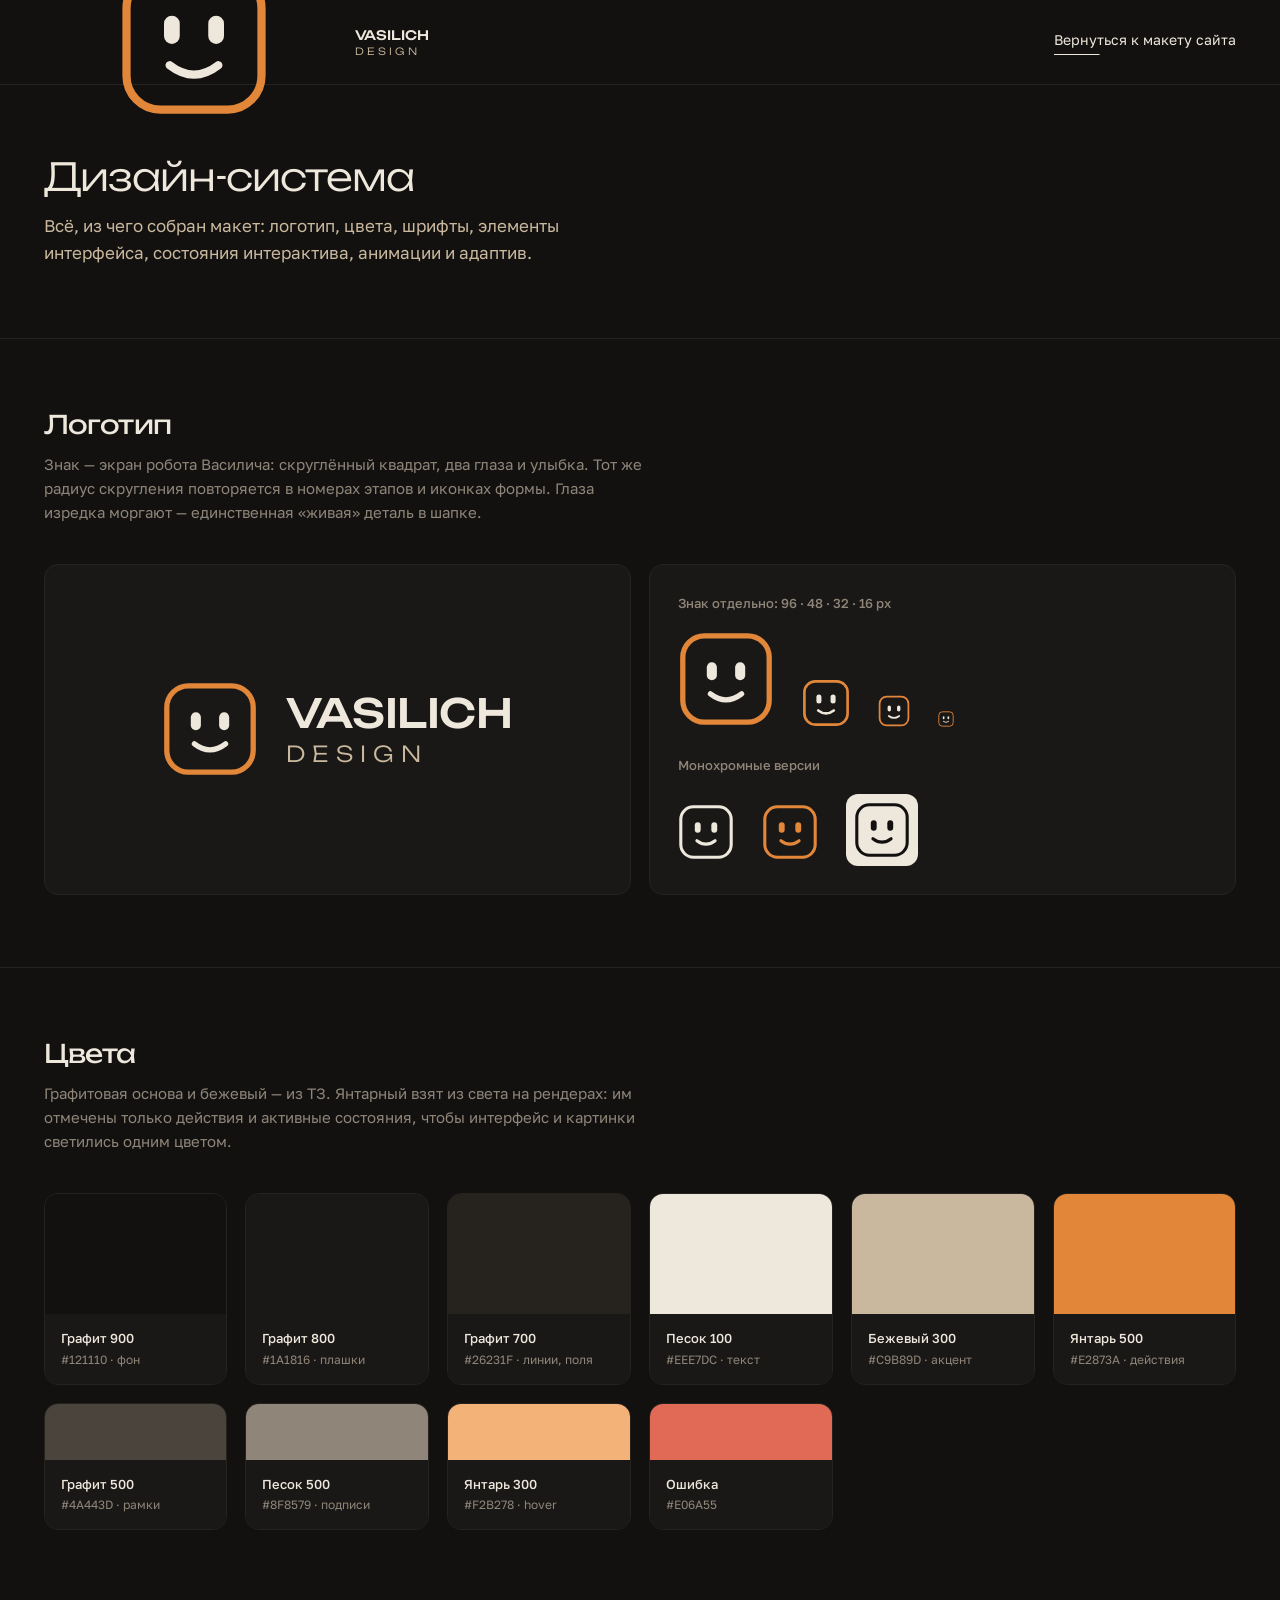
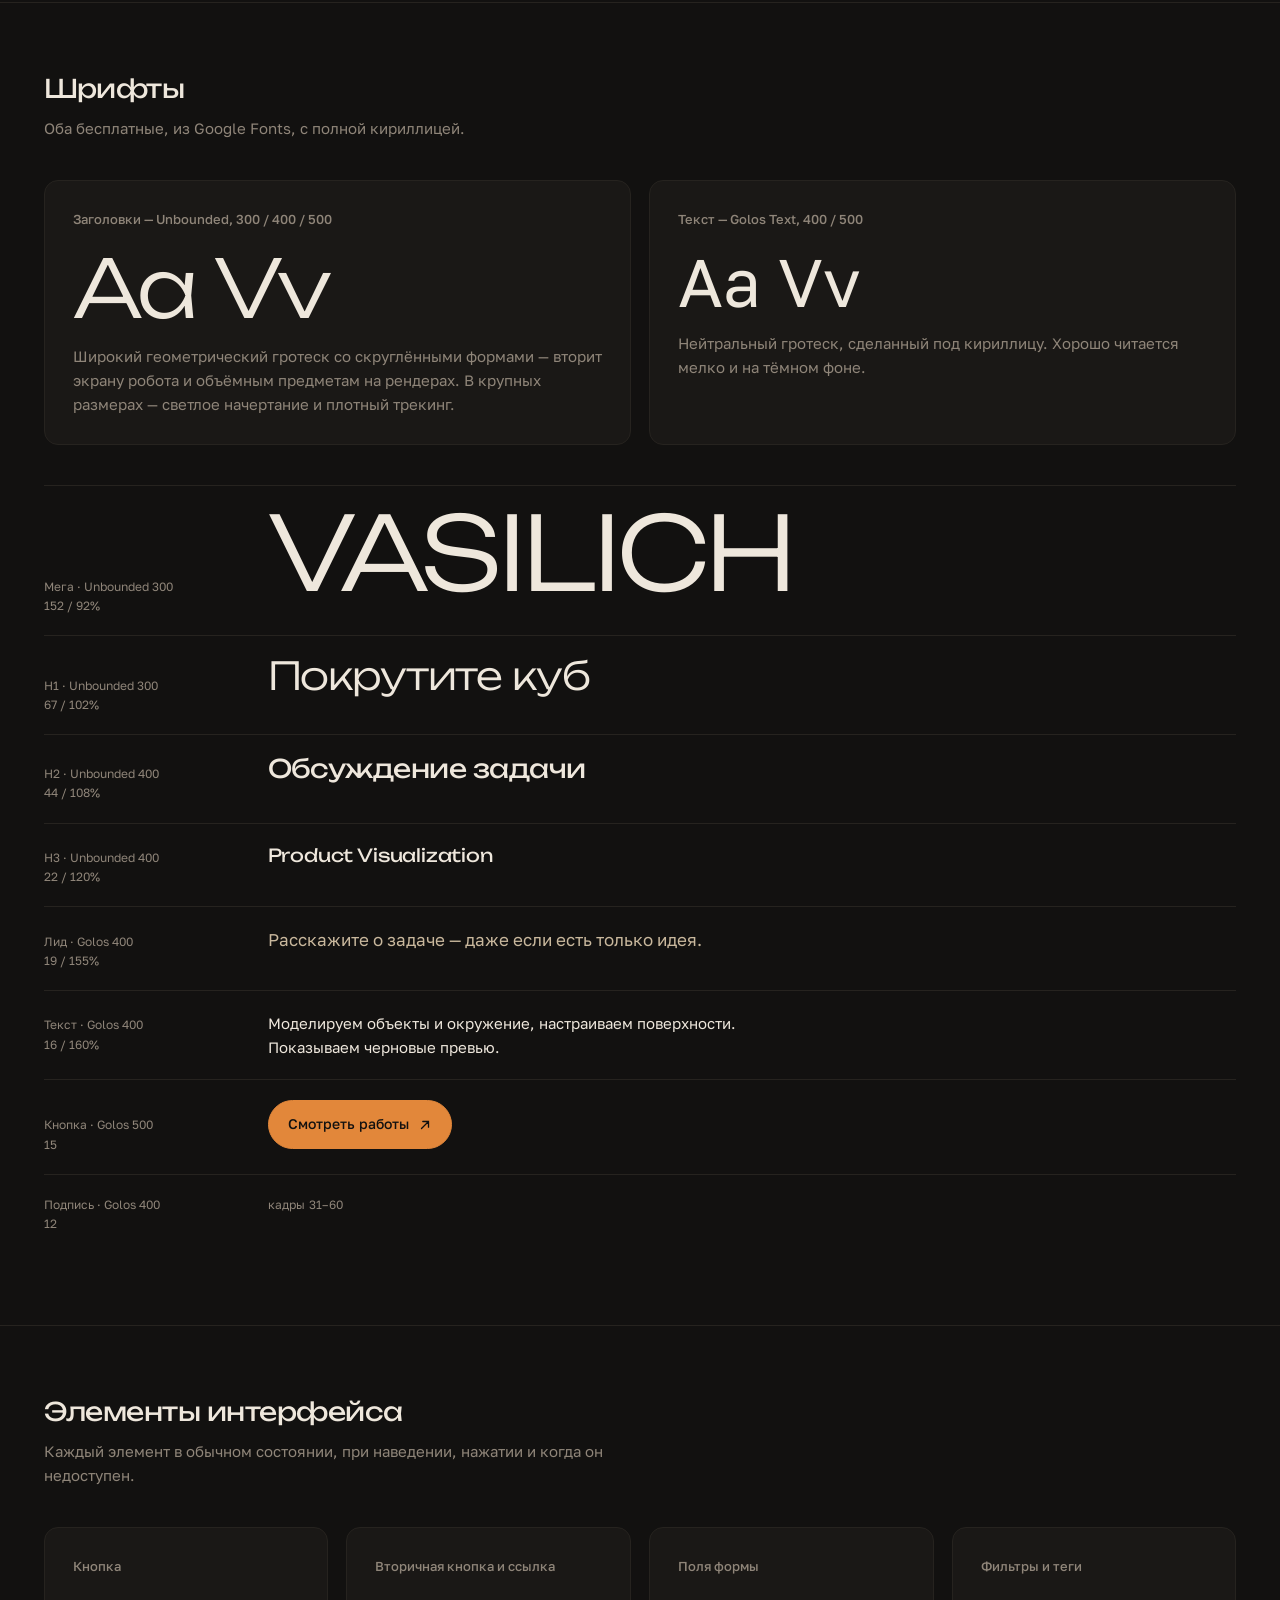
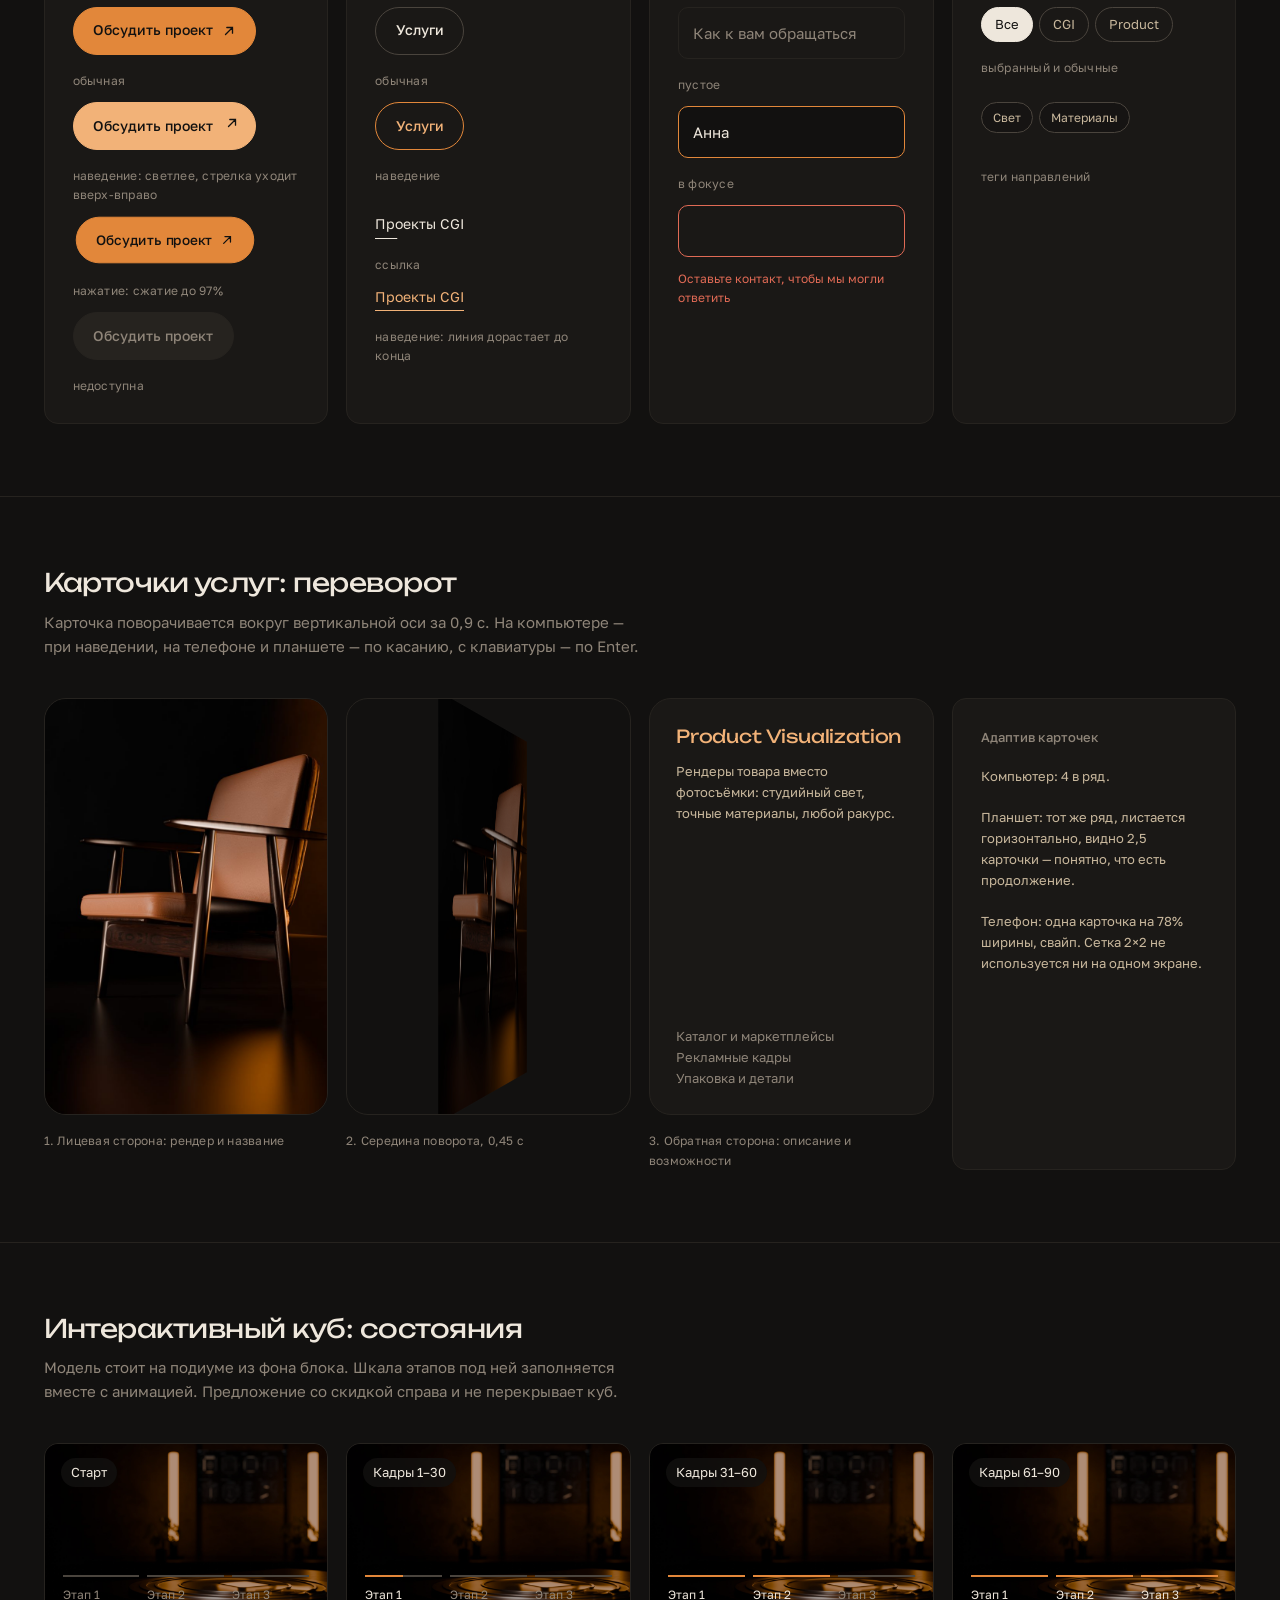
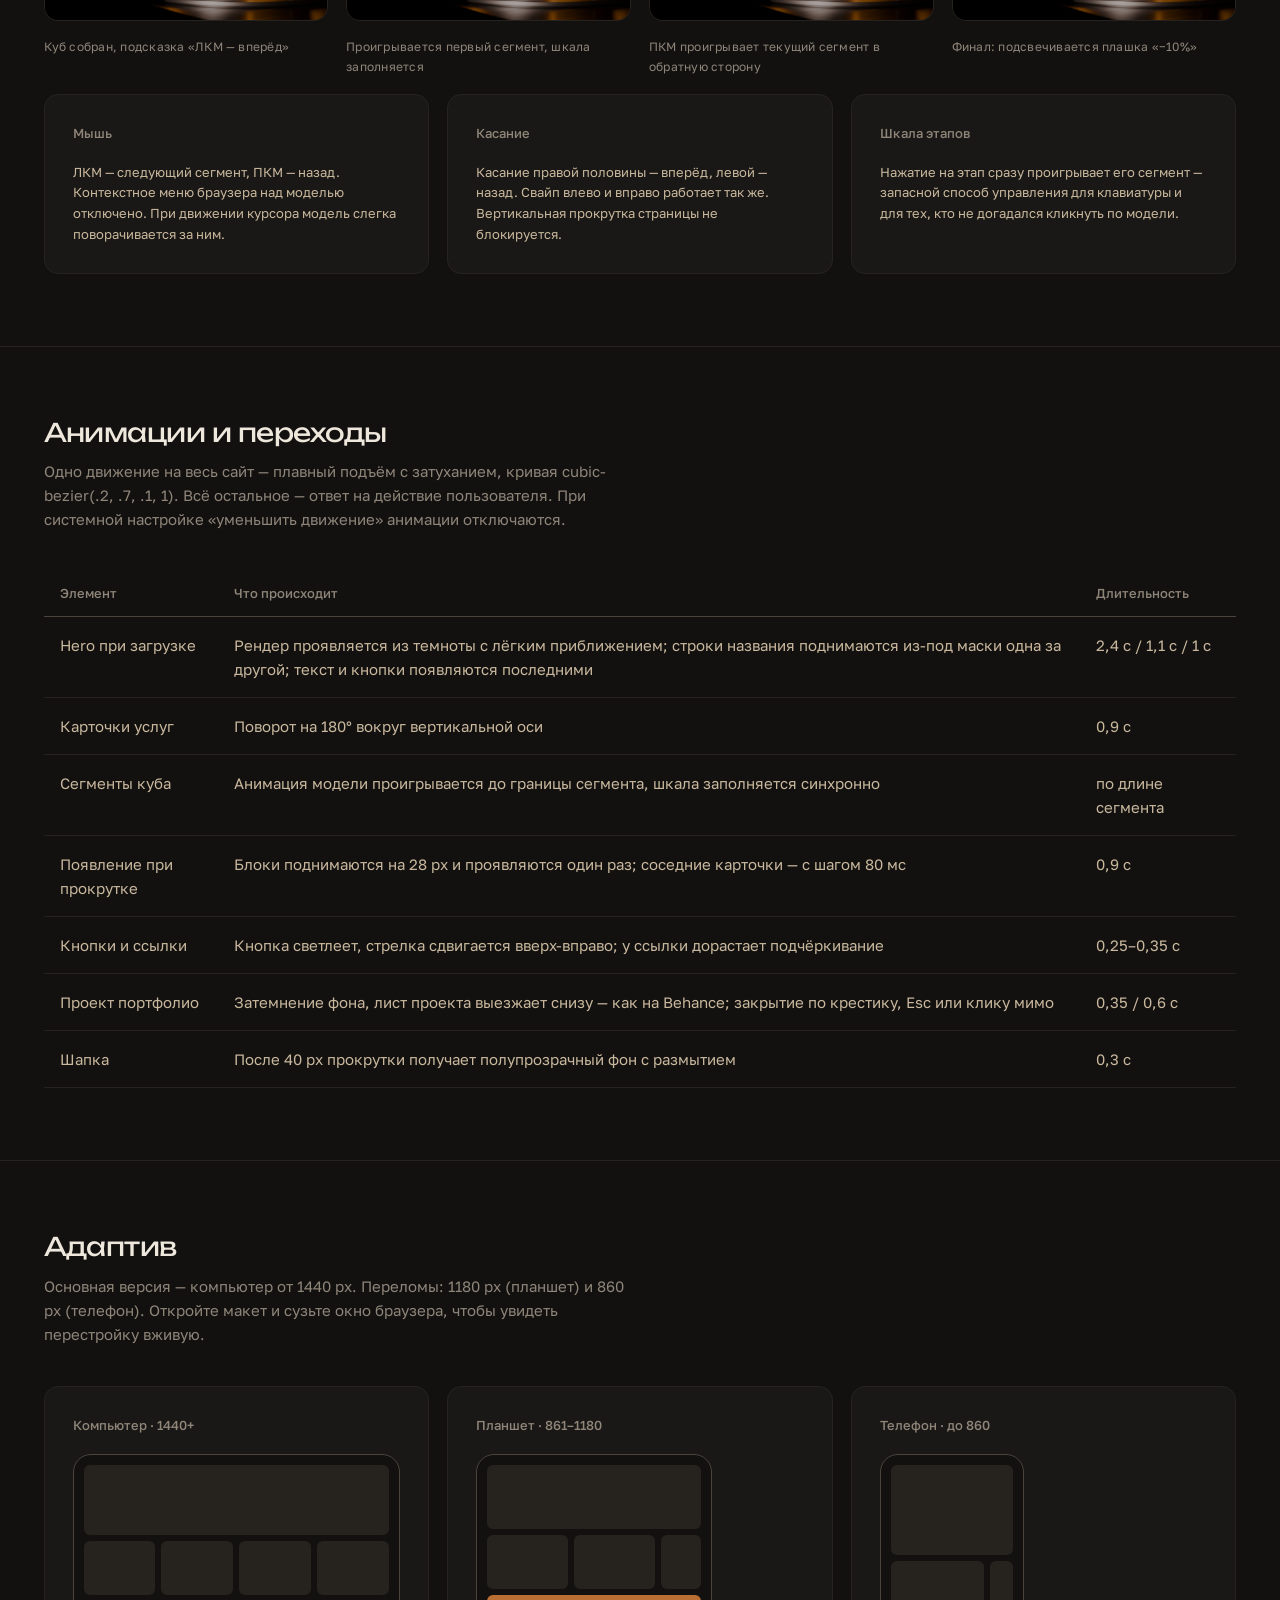
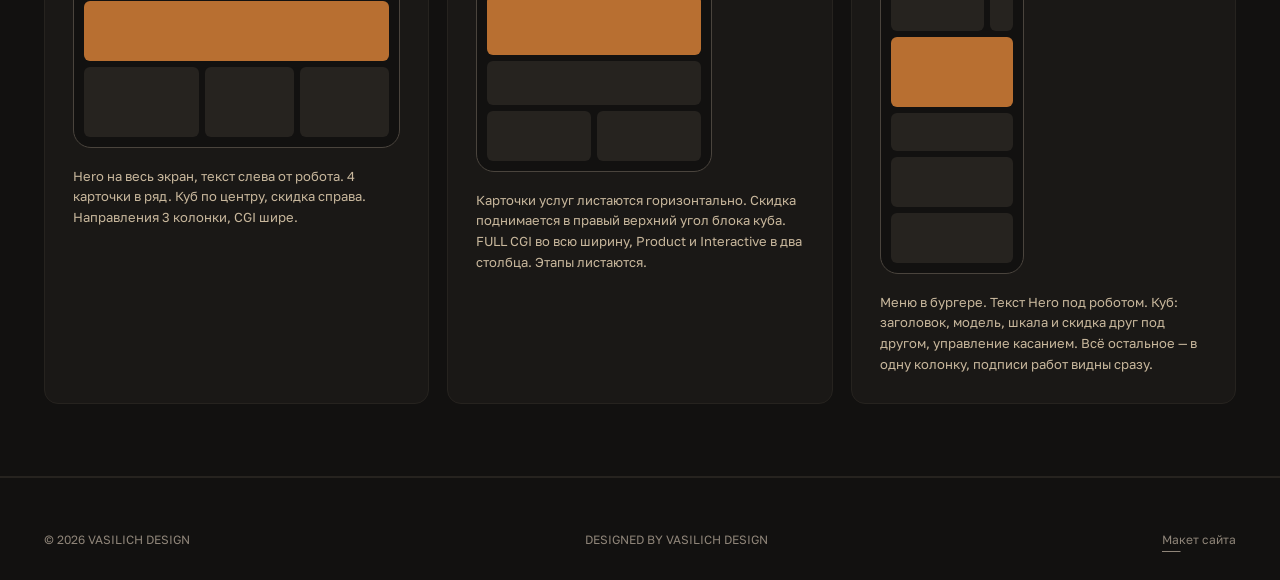
<file: site/spec.html>
<!DOCTYPE html>
<html lang="ru">
<head>
<meta charset="utf-8">
<meta name="viewport" content="width=device-width, initial-scale=1">
<title>VASILICH DESIGN — дизайн-система макета</title>
<link rel="icon" href="favicon.ico" sizes="48x48">
<link rel="icon" href="favicon.svg" type="image/svg+xml">
<link rel="apple-touch-icon" href="apple-touch-icon.png">
<link rel="preconnect" href="https://fonts.googleapis.com">
<link rel="preconnect" href="https://fonts.gstatic.com" crossorigin>
<link href="https://fonts.googleapis.com/css2?family=Golos+Text:wght@400;500&family=Unbounded:wght@300;400;500&display=swap" rel="stylesheet">
<link rel="stylesheet" href="styles.css">
<style>
.sp-top{border-bottom:1px solid var(--graphite-700)}
.sp-top .wrap{display:flex;justify-content:space-between;align-items:center;height:84px}
.sp{padding:72px 0;border-bottom:1px solid var(--graphite-700)}
.sp > .wrap > .h2{margin-bottom:12px}
.sp > .wrap > .muted{max-width:40em;margin-bottom:40px}
.g{display:grid;gap:18px}
.g2{grid-template-columns:repeat(2,1fr)}.g3{grid-template-columns:repeat(3,1fr)}.g4{grid-template-columns:repeat(4,1fr)}.g6{grid-template-columns:repeat(6,1fr)}
.box{border:1px solid var(--graphite-700);border-radius:var(--r-m);padding:28px;background:var(--graphite-800)}
.box h4{font-weight:500;font-size:var(--t-small);color:var(--sand-500);margin-bottom:18px}
.sw{border-radius:var(--r-m);overflow:hidden;border:1px solid var(--graphite-700)}
.sw i{display:block;height:120px}
.sw div{padding:14px 16px;font-size:var(--t-small);background:var(--graphite-800)}
.sw b{display:block;font-weight:500}
.sw code,.ts code{font-family:inherit}
.sw code{color:var(--sand-500);font-size:var(--t-micro)}
.logo-big{display:grid;place-items:center;min-height:300px}
.logo-big .logo svg{width:96px;height:96px}
.logo-big .logo{gap:28px}
.logo-big .logo b{font-size:40px}
.logo-big .logo b span{font-size:22px;margin-top:10px}
.marks{display:flex;align-items:flex-end;gap:28px}
.marks svg{flex:none}
.ts{display:grid;grid-template-columns:200px 1fr;gap:24px;align-items:baseline;padding:20px 0;border-top:1px solid var(--graphite-700)}
.ts code{font-size:var(--t-micro);color:var(--sand-500)}
.font-card .big{font-family:var(--f-display);font-weight:300;font-size:5rem;line-height:1;letter-spacing:-.04em}
.font-card .big2{font-size:4.2rem;line-height:1}
.state{display:flex;flex-direction:column;gap:12px;align-items:flex-start}
.state .caption{margin-top:4px}
.mini-card{aspect-ratio:3/4.4;border-radius:var(--r-l);overflow:hidden;position:relative;border:1px solid var(--graphite-700)}
.mini-card img{width:100%;height:100%;object-fit:cover}
.mini-card.mid img{transform:perspective(900px) rotateY(70deg) scale(.9);filter:brightness(.6)}
.cube-st{position:relative;border-radius:var(--r-m);overflow:hidden;aspect-ratio:16/10;border:1px solid var(--graphite-700)}
.cube-st img{width:100%;height:100%;object-fit:cover;filter:brightness(.7)}
.cube-st .seg{position:absolute;left:18px;right:18px;bottom:16px;gap:8px}
.cube-st .seg span{flex:1;border-top:2px solid var(--graphite-500);font-size:var(--t-micro);padding-top:8px;color:var(--sand-500)}
.cube-st .seg span.on{border-color:var(--amber-500);color:var(--sand-100)}
.cube-st .seg span.half{border-image:linear-gradient(90deg,var(--amber-500) 50%,var(--graphite-500) 50%) 1}
.cube-st .lbl{position:absolute;top:14px;left:16px;font-size:var(--t-small);background:rgba(18,17,16,.8);padding:4px 10px;border-radius:99px}
.mt{width:100%;border-collapse:collapse;font-size:.9375rem}
.mt th{text-align:left;font-weight:500;color:var(--sand-500);font-size:var(--t-small);padding:12px 16px 12px 0;border-bottom:1px solid var(--graphite-500)}
.mt td{padding:16px 16px 16px 0;border-bottom:1px solid var(--graphite-700);vertical-align:top;color:var(--sand-300)}
.mt td:first-child{color:var(--sand-100)}
.demo{width:72px;height:44px;border-radius:10px;background:var(--graphite-700);position:relative;overflow:hidden}
.demo i{position:absolute;inset:8px;border-radius:6px;background:var(--amber-500)}
.d-rise i{animation:dRise 2.4s var(--ease) infinite}
.d-flip i{animation:dFlip 2.4s var(--ease) infinite}
.d-fade i{animation:dFade 2.4s var(--ease) infinite}
.d-hover i{animation:dHover 2.4s var(--ease) infinite}
@keyframes dRise{0%,20%{transform:translateY(110%)}60%,100%{transform:none}}
@keyframes dFlip{0%,20%{transform:perspective(200px) rotateY(0)}60%,100%{transform:perspective(200px) rotateY(180deg);background:var(--sand-300)}}
@keyframes dFade{0%,20%{opacity:0;transform:translateY(10px)}60%,100%{opacity:1;transform:none}}
@keyframes dHover{0%,30%{transform:none}50%,80%{transform:translate(3px,-3px);background:var(--amber-300)}}
.dev{display:flex;gap:28px;align-items:flex-end;flex-wrap:wrap}
.frame{border:1.5px solid var(--graphite-500);border-radius:18px;padding:10px;background:var(--graphite-900)}
.frame .scr{display:flex;flex-direction:column;gap:6px}
.frame .scr i{display:block;border-radius:6px;background:var(--graphite-700)}
.frame .scr i.a{background:var(--amber-500);opacity:.8}
.frame .scr .row{display:flex;gap:6px}
.frame .scr .row i{flex:1}
@media (max-width:900px){.g2,.g3,.g4{grid-template-columns:1fr}.g6{grid-template-columns:repeat(2,1fr)}.ts{grid-template-columns:1fr;gap:6px}}
</style>
</head>
<body>
<svg width="0" height="0" style="position:absolute" aria-hidden="true">
  <symbol id="i-arrow" viewBox="0 0 16 16"><path d="M4 12 12 4M5.5 4H12v6.5" fill="none" stroke="currentColor" stroke-width="1.5" stroke-linecap="round"/></symbol>
  <symbol id="logo" viewBox="0 0 40 40"><rect x="2" y="2" width="36" height="36" rx="9" fill="none" stroke="#E2873A" stroke-width="2.2"/><rect class="eye" x="12" y="13" width="4.2" height="7.5" rx="2.1" fill="#EEE7DC"/><rect class="eye" x="23.8" y="13" width="4.2" height="7.5" rx="2.1" fill="#EEE7DC"/><path d="M13.5 26.2q6.5 5 13 0" fill="none" stroke="#EEE7DC" stroke-width="2.2" stroke-linecap="round"/></symbol>
  <symbol id="logo-mono" viewBox="0 0 40 40"><rect x="2" y="2" width="36" height="36" rx="9" fill="none" stroke="currentColor" stroke-width="2.2"/><rect x="12" y="13" width="4.2" height="7.5" rx="2.1" fill="currentColor"/><rect x="23.8" y="13" width="4.2" height="7.5" rx="2.1" fill="currentColor"/><path d="M13.5 26.2q6.5 5 13 0" fill="none" stroke="currentColor" stroke-width="2.2" stroke-linecap="round"/></symbol>
</svg>

<header class="sp-top"><div class="wrap"><a href="index.html" class="logo"><svg><use href="#logo"/></svg><b>VASILICH<span>DESIGN</span></b></a><a href="index.html" class="link">Вернуться к макету сайта</a></div></header>

<section class="sp"><div class="wrap">
  <h1 class="h1" style="margin-bottom:16px">Дизайн-система</h1>
  <p class="lead">Всё, из чего собран макет: логотип, цвета, шрифты, элементы интерфейса, состояния интерактива, анимации и адаптив.</p>
</div></section>

<section class="sp"><div class="wrap">
  <h2 class="h2">Логотип</h2>
  <p class="muted">Знак — экран робота Василича: скруглённый квадрат, два глаза и улыбка. Тот же радиус скругления повторяется в номерах этапов и иконках формы. Глаза изредка моргают — единственная «живая» деталь в шапке.</p>
  <div class="g g2">
    <div class="box logo-big"><span class="logo"><svg><use href="#logo"/></svg><b>VASILICH<span>DESIGN</span></b></span></div>
    <div class="box" style="display:flex;flex-direction:column;justify-content:space-between;gap:28px">
      <div><h4>Знак отдельно: 96 · 48 · 32 · 16 px</h4><div class="marks"><svg width="96" height="96"><use href="#logo"/></svg><svg width="48" height="48"><use href="#logo"/></svg><svg width="32" height="32"><use href="#logo"/></svg><svg width="16" height="16"><use href="#logo"/></svg></div></div>
      <div><h4>Монохромные версии</h4><div class="marks"><span style="color:var(--sand-100)"><svg width="56" height="56"><use href="#logo-mono"/></svg></span><span style="color:var(--amber-500)"><svg width="56" height="56"><use href="#logo-mono"/></svg></span><span style="background:var(--sand-100);color:var(--graphite-900);border-radius:12px;padding:8px;display:inline-flex"><svg width="56" height="56"><use href="#logo-mono"/></svg></span></div></div>
    </div>
  </div>
</div></section>

<section class="sp"><div class="wrap">
  <h2 class="h2">Цвета</h2>
  <p class="muted">Графитовая основа и бежевый — из ТЗ. Янтарный взят из света на рендерах: им отмечены только действия и активные состояния, чтобы интерфейс и картинки светились одним цветом.</p>
  <div class="g g6">
    <div class="sw"><i style="background:#121110"></i><div><b>Графит 900</b><code>#121110 · фон</code></div></div>
    <div class="sw"><i style="background:#1A1816"></i><div><b>Графит 800</b><code>#1A1816 · плашки</code></div></div>
    <div class="sw"><i style="background:#26231F"></i><div><b>Графит 700</b><code>#26231F · линии, поля</code></div></div>
    <div class="sw"><i style="background:#EEE7DC"></i><div><b>Песок 100</b><code>#EEE7DC · текст</code></div></div>
    <div class="sw"><i style="background:#C9B89D"></i><div><b>Бежевый 300</b><code>#C9B89D · акцент</code></div></div>
    <div class="sw"><i style="background:#E2873A"></i><div><b>Янтарь 500</b><code>#E2873A · действия</code></div></div>
  </div>
  <div class="g g6" style="margin-top:18px">
    <div class="sw"><i style="background:#4A443D;height:56px"></i><div><b>Графит 500</b><code>#4A443D · рамки</code></div></div>
    <div class="sw"><i style="background:#8F8579;height:56px"></i><div><b>Песок 500</b><code>#8F8579 · подписи</code></div></div>
    <div class="sw"><i style="background:#F2B278;height:56px"></i><div><b>Янтарь 300</b><code>#F2B278 · hover</code></div></div>
    <div class="sw"><i style="background:#E06A55;height:56px"></i><div><b>Ошибка</b><code>#E06A55</code></div></div>
  </div>
</div></section>

<section class="sp"><div class="wrap">
  <h2 class="h2">Шрифты</h2>
  <p class="muted">Оба бесплатные, из Google Fonts, с полной кириллицей.</p>
  <div class="g g2" style="margin-bottom:40px">
    <div class="box font-card"><h4>Заголовки — Unbounded, 300 / 400 / 500</h4><div class="big">Аа Vv</div><p class="muted" style="margin-top:16px">Широкий геометрический гротеск со скруглёнными формами — вторит экрану робота и объёмным предметам на рендерах. В крупных размерах — светлое начертание и плотный трекинг.</p></div>
    <div class="box font-card"><h4>Текст — Golos Text, 400 / 500</h4><div class="big2" style="font-family:var(--f-text)">Аа Vv</div><p class="muted" style="margin-top:16px">Нейтральный гротеск, сделанный под кириллицу. Хорошо читается мелко и на тёмном фоне.</p></div>
  </div>
  <div class="ts"><code>Мега · Unbounded 300<br>152 / 92%</code><div class="display" style="font-size:clamp(3rem,8vw,7rem)">VASILICH</div></div>
  <div class="ts"><code>H1 · Unbounded 300<br>67 / 102%</code><div class="h1">Покрутите куб</div></div>
  <div class="ts"><code>H2 · Unbounded 400<br>44 / 108%</code><div class="h2">Обсуждение задачи</div></div>
  <div class="ts"><code>H3 · Unbounded 400<br>22 / 120%</code><div class="h3">Product Visualization</div></div>
  <div class="ts"><code>Лид · Golos 400<br>19 / 155%</code><p class="lead">Расскажите о задаче — даже если есть только идея.</p></div>
  <div class="ts"><code>Текст · Golos 400<br>16 / 160%</code><p style="max-width:36em">Моделируем объекты и окружение, настраиваем поверхности. Показываем черновые превью.</p></div>
  <div class="ts"><code>Кнопка · Golos 500<br>15</code><div><span class="btn">Смотреть работы<svg><use href="#i-arrow"/></svg></span></div></div>
  <div class="ts"><code>Подпись · Golos 400<br>12</code><p class="caption">кадры 31–60</p></div>
</div></section>

<section class="sp"><div class="wrap">
  <h2 class="h2">Элементы интерфейса</h2>
  <p class="muted">Каждый элемент в обычном состоянии, при наведении, нажатии и когда он недоступен.</p>
  <div class="g g4">
    <div class="box state"><h4>Кнопка</h4><span class="btn">Обсудить проект<svg><use href="#i-arrow"/></svg></span><span class="caption">обычная</span><span class="btn is-hover">Обсудить проект<svg><use href="#i-arrow"/></svg></span><span class="caption">наведение: светлее, стрелка уходит вверх-вправо</span><span class="btn is-active">Обсудить проект<svg><use href="#i-arrow"/></svg></span><span class="caption">нажатие: сжатие до 97%</span><span class="btn is-disabled">Обсудить проект</span><span class="caption">недоступна</span></div>
    <div class="box state"><h4>Вторичная кнопка и ссылка</h4><span class="btn btn--ghost">Услуги</span><span class="caption">обычная</span><span class="btn btn--ghost is-hover">Услуги</span><span class="caption">наведение</span><span class="link" style="margin-top:16px">Проекты CGI</span><span class="caption">ссылка</span><span class="link is-hover">Проекты CGI</span><span class="caption">наведение: линия дорастает до конца</span></div>
    <div class="box state" style="align-items:stretch"><h4>Поля формы</h4><input class="input" placeholder="Как к вам обращаться"><span class="caption">пустое</span><input class="input is-focus" value="Анна"><span class="caption">в фокусе</span><input class="input is-error" value=""><span class="err">Оставьте контакт, чтобы мы могли ответить</span></div>
    <div class="box state"><h4>Фильтры и теги</h4><div class="filters"><span class="chip" aria-pressed="true">Все</span><span class="chip">CGI</span><span class="chip">Product</span></div><span class="caption">выбранный и обычные</span><div class="dir__tags" style="margin-top:12px"><span class="tag">Свет</span><span class="tag">Материалы</span></div><span class="caption">теги направлений</span></div>
  </div>
</div></section>

<section class="sp"><div class="wrap">
  <h2 class="h2">Карточки услуг: переворот</h2>
  <p class="muted">Карточка поворачивается вокруг вертикальной оси за 0,9 с. На компьютере — при наведении, на телефоне и планшете — по касанию, с клавиатуры — по Enter.</p>
  <div class="g g4">
    <div class="state"><div class="mini-card" style="width:100%"><img src="assets/svc-product.jpg" alt=""></div><span class="caption">1. Лицевая сторона: рендер и название</span></div>
    <div class="state"><div class="mini-card mid" style="width:100%;background:var(--graphite-900)"><img src="assets/svc-product.jpg" alt=""></div><span class="caption">2. Середина поворота, 0,45 с</span></div>
    <div class="state"><div class="mini-card" style="width:100%;background:var(--graphite-800);padding:26px;display:flex;flex-direction:column"><h3 class="h3" style="color:var(--amber-300);margin-bottom:14px">Product Visualization</h3><p class="small" style="color:var(--sand-300)">Рендеры товара вместо фотосъёмки: студийный свет, точные материалы, любой ракурс.</p><p class="small muted" style="margin-top:auto">Каталог и маркетплейсы<br>Рекламные кадры<br>Упаковка и детали</p></div><span class="caption">3. Обратная сторона: описание и возможности</span></div>
    <div class="box"><h4>Адаптив карточек</h4><p class="small" style="color:var(--sand-300)">Компьютер: 4 в ряд.<br><br>Планшет: тот же ряд, листается горизонтально, видно 2,5 карточки — понятно, что есть продолжение.<br><br>Телефон: одна карточка на 78% ширины, свайп. Сетка 2×2 не используется ни на одном экране.</p></div>
  </div>
</div></section>

<section class="sp"><div class="wrap">
  <h2 class="h2">Интерактивный куб: состояния</h2>
  <p class="muted">Модель стоит на подиуме из фона блока. Шкала этапов под ней заполняется вместе с анимацией. Предложение со скидкой справа и не перекрывает куб.</p>
  <div class="g g4">
    <div class="state"><div class="cube-st"><img src="assets/cube-bg.jpg" alt=""><span class="lbl">Старт</span><div class="seg"><span>Этап 1</span><span>Этап 2</span><span>Этап 3</span></div></div><span class="caption">Куб собран, подсказка «ЛКМ — вперёд»</span></div>
    <div class="state"><div class="cube-st"><img src="assets/cube-bg.jpg" alt=""><span class="lbl">Кадры 1–30</span><div class="seg"><span class="half on">Этап 1</span><span>Этап 2</span><span>Этап 3</span></div></div><span class="caption">Проигрывается первый сегмент, шкала заполняется</span></div>
    <div class="state"><div class="cube-st"><img src="assets/cube-bg.jpg" alt=""><span class="lbl">Кадры 31–60</span><div class="seg"><span class="on">Этап 1</span><span class="on">Этап 2</span><span>Этап 3</span></div></div><span class="caption">ПКМ проигрывает текущий сегмент в обратную сторону</span></div>
    <div class="state"><div class="cube-st"><img src="assets/cube-bg.jpg" alt=""><span class="lbl">Кадры 61–90</span><div class="seg"><span class="on">Этап 1</span><span class="on">Этап 2</span><span class="on">Этап 3</span></div></div><span class="caption">Финал: подсвечивается плашка «−10%»</span></div>
  </div>
  <div class="g g3" style="margin-top:18px">
    <div class="box"><h4>Мышь</h4><p class="small" style="color:var(--sand-300)">ЛКМ — следующий сегмент, ПКМ — назад. Контекстное меню браузера над моделью отключено. При движении курсора модель слегка поворачивается за ним.</p></div>
    <div class="box"><h4>Касание</h4><p class="small" style="color:var(--sand-300)">Касание правой половины — вперёд, левой — назад. Свайп влево и вправо работает так же. Вертикальная прокрутка страницы не блокируется.</p></div>
    <div class="box"><h4>Шкала этапов</h4><p class="small" style="color:var(--sand-300)">Нажатие на этап сразу проигрывает его сегмент — запасной способ управления для клавиатуры и для тех, кто не догадался кликнуть по модели.</p></div>
  </div>
</div></section>

<section class="sp"><div class="wrap">
  <h2 class="h2">Анимации и переходы</h2>
  <p class="muted">Одно движение на весь сайт — плавный подъём с затуханием, кривая cubic-bezier(.2, .7, .1, 1). Всё остальное — ответ на действие пользователя. При системной настройке «уменьшить движение» анимации отключаются.</p>
  <table class="mt">
    <tr><th></th><th>Элемент</th><th>Что происходит</th><th>Длительность</th></tr>
    <tr><td><span class="demo d-rise"><i></i></span></td><td>Hero при загрузке</td><td>Рендер проявляется из темноты с лёгким приближением; строки названия поднимаются из-под маски одна за другой; текст и кнопки появляются последними</td><td>2,4 с / 1,1 с / 1 с</td></tr>
    <tr><td><span class="demo d-flip"><i></i></span></td><td>Карточки услуг</td><td>Поворот на 180° вокруг вертикальной оси</td><td>0,9 с</td></tr>
    <tr><td><span class="demo d-rise"><i></i></span></td><td>Сегменты куба</td><td>Анимация модели проигрывается до границы сегмента, шкала заполняется синхронно</td><td>по длине сегмента</td></tr>
    <tr><td><span class="demo d-fade"><i></i></span></td><td>Появление при прокрутке</td><td>Блоки поднимаются на 28 px и проявляются один раз; соседние карточки — с шагом 80 мс</td><td>0,9 с</td></tr>
    <tr><td><span class="demo d-hover"><i></i></span></td><td>Кнопки и ссылки</td><td>Кнопка светлеет, стрелка сдвигается вверх-вправо; у ссылки дорастает подчёркивание</td><td>0,25–0,35 с</td></tr>
    <tr><td><span class="demo d-fade"><i></i></span></td><td>Проект портфолио</td><td>Затемнение фона, лист проекта выезжает снизу — как на Behance; закрытие по крестику, Esc или клику мимо</td><td>0,35 / 0,6 с</td></tr>
    <tr><td><span class="demo d-fade"><i></i></span></td><td>Шапка</td><td>После 40 px прокрутки получает полупрозрачный фон с размытием</td><td>0,3 с</td></tr>
  </table>
</div></section>

<section class="sp"><div class="wrap">
  <h2 class="h2">Адаптив</h2>
  <p class="muted">Основная версия — компьютер от 1440 px. Переломы: 1180 px (планшет) и 860 px (телефон). Откройте макет и сузьте окно браузера, чтобы увидеть перестройку вживую.</p>
  <div class="g g3">
    <div class="box"><h4>Компьютер · 1440+</h4><div class="dev"><div class="frame" style="width:100%"><div class="scr"><i style="height:70px"></i><div class="row"><i style="height:54px"></i><i style="height:54px"></i><i style="height:54px"></i><i style="height:54px"></i></div><i style="height:60px" class="a"></i><div class="row"><i style="height:70px;flex:1.3"></i><i style="height:70px"></i><i style="height:70px"></i></div></div></div></div><p class="small" style="color:var(--sand-300);margin-top:18px">Hero на весь экран, текст слева от робота. 4 карточки в ряд. Куб по центру, скидка справа. Направления 3 колонки, CGI шире.</p></div>
    <div class="box"><h4>Планшет · 861–1180</h4><div class="dev"><div class="frame" style="width:72%"><div class="scr"><i style="height:64px"></i><div class="row"><i style="height:54px"></i><i style="height:54px"></i><i style="height:54px;flex:.5"></i></div><i style="height:60px" class="a"></i><i style="height:44px"></i><div class="row"><i style="height:50px"></i><i style="height:50px"></i></div></div></div></div><p class="small" style="color:var(--sand-300);margin-top:18px">Карточки услуг листаются горизонтально. Скидка поднимается в правый верхний угол блока куба. FULL CGI во всю ширину, Product и Interactive в два столбца. Этапы листаются.</p></div>
    <div class="box"><h4>Телефон · до 860</h4><div class="dev"><div class="frame" style="width:44%"><div class="scr"><i style="height:90px"></i><div class="row"><i style="height:70px"></i><i style="height:70px;flex:.25"></i></div><i style="height:70px" class="a"></i><i style="height:38px"></i><i style="height:50px"></i><i style="height:50px"></i></div></div></div><p class="small" style="color:var(--sand-300);margin-top:18px">Меню в бургере. Текст Hero под роботом. Куб: заголовок, модель, шкала и скидка друг под другом, управление касанием. Всё остальное — в одну колонку, подписи работ видны сразу.</p></div>
  </div>
</div></section>

<footer class="ftr" style="margin-top:0"><div class="wrap"><div class="ftr__bottom"><span>© 2026 VASILICH DESIGN</span><span>DESIGNED BY VASILICH DESIGN</span><a href="index.html" class="link">Макет сайта</a></div></div></footer>
</body>
</html>
</file>
<file: site/styles.css>
/* VASILICH DESIGN — design reference
   Tokens --------------------------------------------------------------- */
:root{
  --graphite-900:#121110;
  --graphite-800:#1A1816;
  --graphite-700:#26231F;
  --graphite-500:#4A443D;
  --sand-100:#EEE7DC;
  --sand-300:#C9B89D;
  --sand-500:#8F8579;
  --amber-500:#E2873A;
  --amber-300:#F2B278;
  --danger:#E06A55;

  --f-display:"Unbounded", system-ui, sans-serif;
  --f-text:"Golos Text", system-ui, sans-serif;

  /* desktop type scale */
  --t-mega:clamp(3rem, 6.6vw, 6.6rem);
  --t-h1:clamp(1.9rem, 3vw, 2.9rem);
  --t-h2:clamp(1.4rem, 2vw, 1.9rem);
  --t-h3:1.125rem;
  --t-lead:1.0625rem;
  --t-body:.9375rem;
  --t-small:.8125rem;
  --t-micro:.75rem;

  --r-screen:22%;
  --r-l:22px; --r-m:14px; --r-s:10px;
  --wrap:1320px;
  --gut:clamp(20px, 3.4vw, 48px);
  --sec:clamp(64px, 7.5vw, 112px);
  --ease:cubic-bezier(.2,.7,.1,1);
}
*{box-sizing:border-box;margin:0;padding:0}
html{scroll-behavior:smooth;-webkit-text-size-adjust:100%}
body{background:var(--graphite-900);color:var(--sand-100);font-family:var(--f-text);font-size:var(--t-body);line-height:1.6;-webkit-font-smoothing:antialiased;overflow-x:hidden}
body.no-scroll{overflow:hidden}
img,video,canvas{display:block;max-width:100%}
a{color:inherit;text-decoration:none}
em{font-style:normal}
button,input,textarea{font:inherit;color:inherit}
button{cursor:pointer}
:focus-visible{outline:2px solid var(--amber-500);outline-offset:3px;border-radius:4px}
::selection{background:var(--amber-500);color:var(--graphite-900)}
.wrap{max-width:var(--wrap);margin:0 auto;padding:0 var(--gut)}

/* Type ------------------------------------------------------------------ */
.display{font-family:var(--f-display);font-weight:300;letter-spacing:-.035em;line-height:.92}
.h1{font-family:var(--f-display);font-weight:300;font-size:var(--t-h1);letter-spacing:-.03em;line-height:1.05}
.h2{font-family:var(--f-display);font-weight:400;font-size:var(--t-h2);letter-spacing:-.02em;line-height:1.12}
.h3{font-family:var(--f-display);font-weight:400;font-size:var(--t-h3);letter-spacing:-.01em;line-height:1.25}
.lead{font-size:var(--t-lead);line-height:1.55;color:var(--sand-300);max-width:32em}
.muted{color:var(--sand-500)}
.small{font-size:var(--t-small)}
.caption{font-size:var(--t-micro);color:var(--sand-500);letter-spacing:.02em}

/* Logo ------------------------------------------------------------------ */
.logo{display:inline-flex;align-items:center;gap:11px}
.logo__mark{width:32px;height:32px;flex:none;overflow:visible}
.logo b{font-family:var(--f-display);font-weight:500;font-size:13px;letter-spacing:-.01em;line-height:1}
.logo b span{display:block;font-weight:300;color:var(--sand-300);font-size:10px;letter-spacing:.32em;margin-top:4px}
.logo__eyes{transition:transform .25s var(--ease)}
.logo .eye{transform-origin:center;transform-box:fill-box;animation:blink 6s infinite}
@keyframes blink{0%,94%,100%{transform:scaleY(1)}96%{transform:scaleY(.1)}}

/* Buttons --------------------------------------------------------------- */
.btn{--bg:var(--amber-500);--fg:var(--graphite-900);display:inline-flex;align-items:center;gap:.6em;padding:.85em 1.4em;border-radius:999px;border:1px solid var(--bg);background:var(--bg);color:var(--fg);font-weight:500;font-size:.875rem;white-space:nowrap;transition:background .25s var(--ease),color .25s var(--ease),border-color .25s var(--ease),transform .25s var(--ease)}
.btn svg{width:14px;height:14px;transition:transform .3s var(--ease)}
.btn:hover,.btn.is-hover{--bg:var(--amber-300)}
.btn:hover svg,.btn.is-hover svg{transform:translate(3px,-3px)}
.btn:active,.btn.is-active{transform:scale(.97)}
.btn[disabled],.btn.is-disabled{--bg:var(--graphite-700);--fg:var(--sand-500);cursor:not-allowed}
.btn--ghost{--bg:transparent;--fg:var(--sand-100);border-color:var(--graphite-500)}
.btn--ghost:hover,.btn--ghost.is-hover{--bg:transparent;border-color:var(--amber-500);color:var(--amber-300)}
.btn--sm{padding:.62em 1.1em;font-size:var(--t-small)}
.link{position:relative;display:inline-block;padding-bottom:3px;font-size:.875rem}
.link::after{content:"";position:absolute;left:0;right:0;bottom:0;height:1px;background:currentColor;transform:scaleX(.25);transform-origin:left;transition:transform .35s var(--ease)}
.link:hover::after,.link.is-hover::after{transform:scaleX(1)}
.link:hover,.link.is-hover{color:var(--amber-300)}
.icon-btn{width:42px;height:42px;border-radius:50%;border:1px solid var(--graphite-500);background:none;display:grid;place-items:center;transition:border-color .2s,opacity .2s,color .2s}
.icon-btn:hover:not(:disabled){border-color:var(--amber-500);color:var(--amber-300)}
.icon-btn:disabled{opacity:.35;cursor:default}
.icon-btn svg{width:16px;height:16px}

/* Header ---------------------------------------------------------------- */
.hdr{position:fixed;inset:0 0 auto;z-index:60;transition:background .3s,backdrop-filter .3s,border-color .3s;border-bottom:1px solid transparent}
.hdr.is-scrolled{background:rgba(18,17,16,.8);backdrop-filter:blur(14px);border-bottom-color:var(--graphite-700)}
.hdr.menu-open{background:var(--graphite-900);border-bottom-color:transparent}
.hdr .wrap{display:flex;align-items:center;justify-content:space-between;height:68px;gap:24px}
.nav{display:flex;gap:30px;font-size:var(--t-small);color:var(--sand-300)}
.nav a{transition:color .2s}
.nav a:hover{color:var(--sand-100)}
.hdr-right{display:flex;align-items:center;gap:14px}
.lang{display:flex;border:1px solid var(--graphite-500);border-radius:999px;padding:3px;font-size:var(--t-micro)}
.lang button{border:0;background:none;padding:4px 9px;border-radius:999px;color:var(--sand-500);transition:background .2s,color .2s}
.lang button:hover{color:var(--sand-100)}
.lang button[aria-pressed=true]{background:var(--sand-100);color:var(--graphite-900)}
.lang--lg{font-size:var(--t-small)}
.lang--lg button{padding:8px 16px}
.burger{display:none;width:42px;height:42px;border-radius:12px;border:1px solid var(--graphite-500);background:none;position:relative}
.burger span{position:absolute;left:12px;right:12px;height:1.5px;background:var(--sand-100);transition:transform .35s var(--ease),top .35s var(--ease)}
.burger span:nth-child(1){top:16px}.burger span:nth-child(2){top:24px;right:16px}
.burger[aria-expanded=true] span:nth-child(1){top:20px;transform:rotate(45deg)}
.burger[aria-expanded=true] span:nth-child(2){top:20px;right:12px;transform:rotate(-45deg)}

/* Mobile menu */
.mnav{position:fixed;inset:0;z-index:55;background:var(--graphite-900);padding:96px var(--gut) 32px;display:flex;flex-direction:column;justify-content:space-between;opacity:0;visibility:hidden;transition:opacity .35s var(--ease),visibility .35s}
.mnav.is-open{opacity:1;visibility:visible}
.mnav__links{display:flex;flex-direction:column}
.mnav__links a{font-family:var(--f-display);font-weight:300;font-size:2rem;letter-spacing:-.03em;padding:12px 0;border-bottom:1px solid var(--graphite-700);transform:translateY(16px);opacity:0;transition:transform .5s var(--ease),opacity .5s var(--ease),color .2s}
.mnav.is-open .mnav__links a{transform:none;opacity:1}
.mnav.is-open .mnav__links a:nth-child(2){transition-delay:.04s}.mnav.is-open .mnav__links a:nth-child(3){transition-delay:.08s}.mnav.is-open .mnav__links a:nth-child(4){transition-delay:.12s}.mnav.is-open .mnav__links a:nth-child(5){transition-delay:.16s}.mnav.is-open .mnav__links a:nth-child(6){transition-delay:.2s}
.mnav__links a:active{color:var(--amber-300)}
.mnav__foot{display:flex;justify-content:space-between;align-items:center;gap:16px;flex-wrap:wrap}

/* Hero ------------------------------------------------------------------ */
.hero{position:relative;height:100vh;min-height:620px;max-height:960px;display:flex;align-items:flex-end;overflow:hidden;background:#0b0a09}
.hero__media{position:absolute;inset:-2%;--lx:70%;--ly:40%;will-change:transform}
.hero__img{position:absolute;inset:0;width:100%;height:100%;object-fit:cover;object-position:74% 40%}
.hero__img--base{filter:brightness(.42) saturate(.85)}
.hero__img--lit{filter:brightness(1.12) saturate(1.08);-webkit-mask-image:radial-gradient(circle min(34vw,460px) at var(--lx) var(--ly),#000 0%,rgba(0,0,0,.55) 45%,transparent 100%);mask-image:radial-gradient(circle min(34vw,460px) at var(--lx) var(--ly),#000 0%,rgba(0,0,0,.55) 45%,transparent 100%)}
.hero::after{content:"";position:absolute;inset:0;pointer-events:none;background:linear-gradient(90deg,rgba(11,10,9,.85) 0%,rgba(11,10,9,.35) 40%,rgba(11,10,9,0) 60%),linear-gradient(0deg,var(--graphite-900) 0%,rgba(18,17,16,0) 26%)}
.hero__body{position:relative;z-index:2;width:100%;padding-bottom:clamp(44px,8vh,88px);pointer-events:none}
.hero__body a{pointer-events:auto}
.hero h1{font-size:var(--t-mega)}
.hero h1 .ln{display:block;overflow:hidden}
.hero h1 .ln span{display:block;animation:rise 1.1s var(--ease) both}
.hero h1 .ln:nth-child(2) span{animation-delay:.12s;color:var(--sand-300)}
.hero .lead{margin-top:26px;animation:fade 1s .45s var(--ease) both}
.hero__cta{display:flex;gap:12px;flex-wrap:wrap;margin-top:28px;animation:fade 1s .6s var(--ease) both}
.hero__hint{position:absolute;z-index:2;right:var(--gut);bottom:clamp(44px,8vh,88px);display:flex;align-items:center;gap:10px;animation:fade 1s 1.2s both}
.hero__hint-dot{width:8px;height:8px;border-radius:50%;background:var(--amber-500);box-shadow:0 0 0 0 rgba(226,135,58,.6);animation:pulse 2s infinite}
@keyframes pulse{70%{box-shadow:0 0 0 10px rgba(226,135,58,0)}100%{box-shadow:0 0 0 0 rgba(226,135,58,0)}}
@keyframes rise{from{transform:translateY(105%)}to{transform:none}}
@keyframes fade{from{opacity:0;transform:translateY(14px)}to{opacity:1;transform:none}}

/* Section head ---------------------------------------------------------- */
.sec{padding:var(--sec) 0}
.sec-head{display:flex;justify-content:space-between;align-items:flex-end;gap:24px 56px;margin-bottom:clamp(32px,3.6vw,52px);flex-wrap:wrap}
.sec-head > p{color:var(--sand-500);max-width:28em;font-size:.875rem}

/* Services: flip cards -------------------------------------------------- */
.svc{display:grid;grid-template-columns:repeat(4,1fr);gap:14px}
.card{perspective:1600px;aspect-ratio:3/4;border-radius:var(--r-l);outline-offset:4px;-webkit-tap-highlight-color:transparent}
.card__in{position:relative;width:100%;height:100%;transform-style:preserve-3d;transition:transform .8s var(--ease)}
.card.is-flipped .card__in{transform:rotateY(180deg)}
.card__face{position:absolute;inset:0;backface-visibility:hidden;-webkit-backface-visibility:hidden;border-radius:var(--r-l);overflow:hidden;border:1px solid var(--graphite-700)}
.card__front img,.card__front video{width:100%;height:100%;object-fit:cover}
.card__front::after{content:"";position:absolute;inset:0;background:linear-gradient(0deg,rgba(13,12,11,.9) 0%,rgba(13,12,11,0) 45%)}
.card__title{position:absolute;left:20px;right:20px;bottom:18px;z-index:2;display:flex;justify-content:space-between;align-items:flex-end;gap:12px}
.card__flip{width:34px;height:34px;border-radius:50%;border:1px solid rgba(238,231,220,.35);display:grid;place-items:center;flex:none}
.card__flip svg{width:14px;height:14px}
.card__back{transform:rotateY(180deg);background:var(--graphite-800);padding:24px 22px;display:flex;flex-direction:column}
.card__back .h3{color:var(--amber-300);margin-bottom:12px;padding-right:36px}
.card__back p{color:var(--sand-300);font-size:.875rem}
.card__back ul{list-style:none;margin-top:auto;border-top:1px solid var(--graphite-700)}
.card__back li{padding:10px 0;border-bottom:1px solid var(--graphite-700);font-size:var(--t-small);display:flex;justify-content:space-between}
.card__back li::after{content:"+";color:var(--amber-500)}
.card__close{position:absolute;top:18px;right:18px;width:30px;height:30px;border-radius:50%;border:1px solid var(--graphite-500);display:none;place-items:center}
.card__close svg{width:12px;height:12px}
.svc-dots{display:none;justify-content:center;gap:6px;margin-top:18px}
.svc-dots i{width:6px;height:6px;border-radius:3px;background:var(--graphite-500);transition:width .3s var(--ease),background .3s}
.svc-dots i.on{width:22px;background:var(--amber-500)}

/* Interactive cube ------------------------------------------------------ */
.cube{position:relative;height:min(100vh,860px);min-height:640px;overflow:hidden;background:#0c0b0a}
.cube__bg{position:absolute;inset:0;width:100%;height:100%;object-fit:cover;object-position:center 70%}
.cube::before{content:"";position:absolute;inset:0;z-index:3;pointer-events:none;background:radial-gradient(ellipse 70% 75% at 62% 62%,rgba(12,11,10,0) 30%,rgba(12,11,10,.55) 100%),linear-gradient(90deg,rgba(12,11,10,.65) 0%,rgba(12,11,10,0) 42%)}
.cube__stage{position:absolute;inset:0;z-index:2;cursor:pointer;touch-action:pan-y;outline:none}
.cube__stage canvas{width:100%!important;height:100%!important}
.cube__ui{position:relative;z-index:4;height:100%;display:grid;grid-template-columns:minmax(0,24em) 1fr minmax(0,17em);grid-template-rows:1fr auto;gap:28px;padding-top:clamp(92px,10vw,130px);padding-bottom:clamp(36px,5vw,64px);pointer-events:none}
.cube__ui > *{pointer-events:auto}
.cube__intro{align-self:start}
.cube__intro p{margin-top:14px;color:var(--sand-300);font-size:.9375rem}
.hint{margin-top:26px;display:flex;gap:10px;flex-wrap:wrap}
.hint__key{display:flex;align-items:center;gap:10px;padding:8px 14px 8px 8px;border-radius:12px;background:rgba(26,24,22,.7);border:1px solid var(--graphite-700);backdrop-filter:blur(8px);font-size:var(--t-small)}
.mouse{width:20px;height:28px;border:1.5px solid var(--sand-300);border-radius:10px;position:relative;overflow:hidden}
.mouse::before{content:"";position:absolute;left:50%;top:0;bottom:55%;width:1.5px;background:var(--sand-300)}
.mouse i{position:absolute;top:0;height:45%;width:50%;background:var(--amber-500)}
.mouse--l i{left:0}.mouse--r i{right:0}
.hint__touch{display:none;padding-left:14px}
.seg{grid-column:1/3;grid-row:2;display:flex;gap:10px;align-self:end}
.seg button{flex:1;max-width:170px;display:flex;flex-direction:column;justify-content:flex-start;align-items:flex-start;text-align:left;background:none;border:0;border-top:2px solid var(--graphite-500);padding-top:12px;color:var(--sand-500);position:relative}
.seg button b{display:block;font-family:var(--f-display);font-weight:400;font-size:.95rem;color:var(--sand-300)}
.seg button span{font-size:var(--t-micro);white-space:nowrap}
.seg button::before{content:"";position:absolute;left:0;top:-2px;height:2px;width:var(--p,0%);background:var(--amber-500)}
.seg button.is-active b{color:var(--sand-100)}
.offer{grid-column:3;grid-row:2;align-self:end;padding:24px;border-radius:var(--r-l);background:rgba(18,17,16,.85);border:1px solid rgba(226,135,58,.5);backdrop-filter:blur(10px);opacity:0;visibility:hidden;transform:translateY(24px) scale(.96);transition:opacity .6s var(--ease),transform .6s var(--ease),visibility .6s}
.offer.is-on{opacity:1;visibility:visible;transform:none;box-shadow:0 0 60px -10px rgba(226,135,58,.45)}
.offer__num{font-family:var(--f-display);font-weight:300;font-size:3.6rem;line-height:.9;letter-spacing:-.05em;color:var(--amber-500)}
.offer p{margin:12px 0 18px;color:var(--sand-300);font-size:.875rem}
.offer .btn{width:100%;justify-content:center}
.cube__loading{position:absolute;z-index:5;left:58%;top:58%;transform:translate(-50%,-50%);font-size:var(--t-small);color:var(--sand-500)}

/* Three directions ------------------------------------------------------ */
.dirs{position:relative;overflow:hidden;background:#0a0908}
.dirs__video{position:absolute;inset:0;width:100%;height:100%;object-fit:cover;opacity:.5}
.dirs::before{content:"";position:absolute;inset:0;z-index:1;background:linear-gradient(180deg,var(--graphite-900) 0%,rgba(18,17,16,.35) 30%,rgba(18,17,16,.35) 70%,var(--graphite-900) 100%)}
.dirs .wrap{position:relative;z-index:2}
.dirs__grid{display:grid;grid-template-columns:1.25fr 1fr 1fr;gap:14px;align-items:stretch}
.dir{position:relative;border-radius:var(--r-l);overflow:hidden;min-height:500px;display:flex;flex-direction:column;justify-content:flex-end;padding:24px;isolation:isolate;border:1px solid var(--graphite-700);background:rgba(18,17,16,.62);backdrop-filter:blur(6px);transition:border-color .4s}
.dir:hover{border-color:rgba(226,135,58,.6)}
.dir__media{position:absolute;inset:0;z-index:-1}
.dir__media img{width:100%;height:100%;object-fit:cover;transition:transform 1.4s var(--ease)}
.dir:hover .dir__media img{transform:scale(1.04)}
.dir__name{font-family:var(--f-display);font-weight:300;font-size:clamp(1.5rem,1.9vw,2rem);line-height:1;letter-spacing:-.04em}
.dir__name small{display:block;font-size:.4em;letter-spacing:.06em;color:var(--sand-500);margin-bottom:6px;font-weight:400}
.dir p{margin:12px 0 14px;color:var(--sand-300);font-size:.875rem;max-width:26em}
.dir__tags{display:flex;flex-wrap:wrap;gap:6px;margin-bottom:18px}
.tag{font-size:var(--t-micro);padding:5px 11px;border-radius:999px;border:1px solid var(--graphite-500);color:var(--sand-300);background:rgba(18,17,16,.5)}
.dir--cgi .dir__media::after{content:"";position:absolute;inset:0;background:linear-gradient(0deg,rgba(10,9,8,.95) 8%,rgba(10,9,8,0) 60%)}
.dir--cgi .dir__media img{object-position:82% 30%}
.dir--product,.dir--inter{justify-content:space-between}
.dir__frame{position:relative;border-radius:var(--r-m);overflow:hidden;aspect-ratio:1;margin-bottom:18px;border:1px solid var(--graphite-700)}
.dir__frame video{width:100%;height:100%;object-fit:cover}
.orbit{position:relative;aspect-ratio:1;margin-bottom:18px;border-radius:var(--r-m);background:radial-gradient(circle at 50% 60%,rgba(226,135,58,.14),rgba(18,17,16,0) 60%);cursor:grab;touch-action:none}
.orbit:active{cursor:grabbing}
.orbit canvas{position:absolute;inset:0;width:100%!important;height:100%!important}
.orbit__ring{position:absolute;left:12%;right:12%;bottom:14%;height:18%;border-radius:50%;border:1px dashed var(--graphite-500);pointer-events:none}
.orbit__hint{position:absolute;left:50%;bottom:8px;transform:translateX(-50%);white-space:nowrap;background:var(--graphite-800);padding:4px 12px;border-radius:99px;pointer-events:none;transition:opacity .4s}
.orbit.is-used .orbit__hint{opacity:0}

/* Portfolio ------------------------------------------------------------- */
.filters{display:flex;gap:6px;flex-wrap:wrap}
.chip{border:1px solid var(--graphite-500);background:none;border-radius:999px;padding:.5em 1em;font-size:var(--t-small);color:var(--sand-300);transition:all .25s}
.chip:hover{border-color:var(--sand-300);color:var(--sand-100)}
.chip[aria-pressed=true]{background:var(--sand-100);border-color:var(--sand-100);color:var(--graphite-900)}
.works{display:grid;grid-template-columns:repeat(12,1fr);grid-auto-rows:clamp(180px,17vw,250px);gap:14px;grid-auto-flow:dense}
.work{grid-column:span 4;position:relative;border-radius:var(--r-m);overflow:hidden;background:var(--graphite-800);border:0;text-align:left;padding:0}
.work--wide{grid-column:span 8;grid-row:span 2}
.work--tall{grid-row:span 2}
.work--full{grid-column:span 12;grid-row:span 2}
.work--strip{grid-column:span 12}
.work img,.work video{width:100%;height:100%;object-fit:cover;transition:transform 1.2s var(--ease)}
.work:hover img,.work:hover video{transform:scale(1.04)}
.work__cap{position:absolute;left:0;right:0;bottom:0;padding:18px;display:flex;justify-content:space-between;align-items:flex-end;background:linear-gradient(0deg,rgba(10,9,8,.85),rgba(10,9,8,0));opacity:0;transform:translateY(10px);transition:all .4s var(--ease)}
.work:hover .work__cap,.work:focus-visible .work__cap{opacity:1;transform:none}
.work__cap b{font-family:var(--f-display);font-weight:400;font-size:.95rem;display:block}
.work__open{width:40px;height:40px;border-radius:50%;background:var(--amber-500);color:var(--graphite-900);display:grid;place-items:center;flex:none}
.work__open svg{width:14px;height:14px}
.work.is-hidden{display:none}

/* Project overlay (Behance-like) ---------------------------------------- */
.proj{position:fixed;inset:0;z-index:100;background:rgba(8,7,6,.86);backdrop-filter:blur(6px);display:none;overflow-y:auto;overscroll-behavior:contain}
.proj.is-open{display:block;animation:fadeOnly .35s both}
.proj__sheet{max-width:1180px;margin:48px auto 0;background:var(--graphite-900);border-radius:var(--r-l) var(--r-l) 0 0;min-height:calc(100vh - 48px);animation:sheetUp .6s var(--ease) both;border:1px solid var(--graphite-700);border-bottom:0}
.proj__top{position:sticky;top:0;z-index:2;display:flex;align-items:center;justify-content:space-between;padding:14px 24px;background:rgba(18,17,16,.92);backdrop-filter:blur(10px);border-bottom:1px solid var(--graphite-700);border-radius:var(--r-l) var(--r-l) 0 0}
.proj__head{padding:44px 24px 32px;display:grid;grid-template-columns:1.2fr 1fr;gap:36px}
.proj__facts{display:grid;grid-template-columns:1fr 1fr;gap:20px}
.proj__facts h4{font-weight:500;font-size:var(--t-small);color:var(--sand-500);margin-bottom:4px}
.proj__facts p{font-size:.875rem;color:var(--sand-300)}
.proj__media{display:flex;flex-direction:column;gap:6px}
.proj__media img,.proj__media video{width:100%}
.proj__next{display:flex;justify-content:space-between;align-items:center;padding:40px 24px 56px;border-top:1px solid var(--graphite-700);margin-top:48px;cursor:pointer}
.proj__next:hover .h2{color:var(--amber-300)}
@keyframes sheetUp{from{transform:translateY(60px);opacity:0}to{transform:none;opacity:1}}
@keyframes fadeOnly{from{opacity:0}to{opacity:1}}

/* About ----------------------------------------------------------------- */
.about__box{position:relative;width:calc(100% - 2*var(--gut));max-width:calc(var(--wrap) - 2*var(--gut));min-height:620px;margin:0 auto;border-radius:var(--r-l);overflow:hidden;display:grid;grid-template-columns:minmax(0,1.05fr) 1fr}
.about__img{position:absolute;inset:0;width:100%;height:100%;object-fit:cover;object-position:70% 50%}
.about__box::before{content:"";position:absolute;inset:0;z-index:1;background:linear-gradient(90deg,rgba(14,12,10,.94) 0%,rgba(14,12,10,.78) 40%,rgba(14,12,10,0) 70%)}
.about__text{position:relative;z-index:2;padding:clamp(32px,4.4vw,64px)}
.about__text .h1{margin-bottom:22px}
.about__text p{color:var(--sand-300);max-width:31em;font-size:.9375rem}
.about__text p + p{margin-top:12px}
.skills{margin-top:30px;display:grid;grid-template-columns:1fr 1fr;gap:0 28px;max-width:32em}
.skills div{padding:11px 0;border-top:1px solid rgba(201,184,157,.2);font-size:.875rem}
.skills div span{display:block;font-size:var(--t-micro);color:var(--sand-500)}
.skills b{font-weight:400}
.about__quote{position:relative;z-index:2;align-self:end;justify-self:end;margin:clamp(20px,3vw,44px);max-width:19em;padding:18px 20px;border-radius:var(--r-m);background:rgba(18,17,16,.66);backdrop-filter:blur(10px);border:1px solid rgba(201,184,157,.18);font-size:.875rem;color:var(--sand-300)}
.about__quote b{display:block;font-family:var(--f-display);font-weight:400;color:var(--sand-100);font-size:.95rem;margin-bottom:6px}

/* Workflow slider ------------------------------------------------------- */
.flow__nav{display:flex;align-items:center;gap:10px}
.flow__count{font-family:var(--f-display);font-size:.875rem;color:var(--sand-500);margin-right:8px;font-variant-numeric:tabular-nums}
.flow__bar{display:grid;grid-template-columns:repeat(7,1fr);gap:8px;margin-bottom:22px}
.fb{background:none;border:0;text-align:left;color:var(--sand-500);padding:0;display:flex;flex-direction:column;gap:6px;min-width:0}
.fb span{font-family:var(--f-display);font-size:.75rem}
.fb em{font-size:var(--t-micro);white-space:nowrap;overflow:hidden;text-overflow:ellipsis;transition:color .3s}
.fb i{display:block;height:2px;border-radius:1px;background:var(--graphite-500);position:relative;overflow:hidden}
.fb i::after{content:"";position:absolute;inset:0;background:var(--amber-500);transform:scaleX(0);transform-origin:left;transition:transform .5s var(--ease)}
.fb.is-done i::after,.fb.is-active i::after{transform:scaleX(1)}
.fb.is-active{color:var(--sand-100)}
.fb.is-active span{color:var(--amber-500)}
.fb:hover em{color:var(--sand-100)}
.flow__view{overflow:hidden;border-radius:var(--r-l);outline-offset:4px;touch-action:pan-y;user-select:none}
.flow__track{display:flex;gap:14px;transition:transform .7s var(--ease)}
.fs{flex:0 0 calc((100% - 28px)/2.4);min-height:280px;padding:28px;border-radius:var(--r-l);background:var(--graphite-800);border:1px solid var(--graphite-700);display:flex;flex-direction:column;cursor:pointer;transition:border-color .4s,background .4s,opacity .4s;opacity:.55}
.fs.is-active{opacity:1;border-color:rgba(226,135,58,.55);background:linear-gradient(160deg,rgba(226,135,58,.08),var(--graphite-800) 50%)}
.fs__num{font-family:var(--f-display);font-weight:300;font-size:3.4rem;line-height:.85;letter-spacing:-.06em;color:var(--graphite-500);transition:color .4s;margin-bottom:auto}
.fs.is-active .fs__num{color:var(--amber-500)}
.fs .h2{margin-top:28px}
.fs p{color:var(--sand-300);margin-top:10px;font-size:.9375rem;max-width:30em}
.fs__out{margin-top:20px;padding-top:14px;border-top:1px solid var(--graphite-700);font-size:var(--t-small);color:var(--sand-500);display:flex;justify-content:space-between;gap:12px}
.fs__out b{color:var(--sand-100);font-weight:500;text-align:right}

/* Contact --------------------------------------------------------------- */
.contact__band{position:relative;max-width:1920px;margin:0 auto;aspect-ratio:1920/400;min-height:220px;max-height:360px;width:100%;overflow:hidden}
.contact__band img{position:absolute;inset:0;width:100%;height:100%;object-fit:cover;object-position:right center}
.contact__band .wrap{position:relative;height:100%;display:flex;flex-direction:column;justify-content:center}
.contact__grid{display:grid;grid-template-columns:minmax(0,1fr) minmax(0,1.35fr);gap:clamp(36px,5vw,80px);padding-top:clamp(36px,4vw,60px)}
.socials{display:grid;gap:8px;margin-top:28px;max-width:21em}
.social{display:flex;justify-content:space-between;align-items:center;padding:13px 16px;border-radius:var(--r-m);border:1px solid var(--graphite-700);font-size:.875rem;transition:border-color .25s,background .25s}
.social:hover{border-color:var(--amber-500);background:var(--graphite-800)}
.social span{color:var(--sand-500);font-size:var(--t-small)}
.form{display:grid;grid-template-columns:1fr 1fr;gap:14px}
.field{display:flex;flex-direction:column;gap:6px}
.field--full{grid-column:1/-1}
.field label{font-size:var(--t-small);color:var(--sand-300)}
.input{width:100%;background:var(--graphite-800);border:1px solid var(--graphite-700);border-radius:var(--r-s);padding:13px 14px;outline:none;font-size:.9375rem;transition:border-color .2s,background .2s}
.input::placeholder{color:var(--sand-500)}
.input:hover{border-color:var(--graphite-500)}
.input:focus,.input.is-focus{border-color:var(--amber-500);background:var(--graphite-900)}
.input.is-error{border-color:var(--danger)}
.err{font-size:var(--t-micro);color:var(--danger)}
textarea.input{min-height:130px;resize:vertical}
.drop{grid-column:1/-1;display:flex;align-items:center;gap:16px;padding:16px;border:1px dashed var(--graphite-500);border-radius:var(--r-m);cursor:pointer;font-size:.875rem;transition:border-color .2s,background .2s}
.drop:hover,.drop.is-over{border-color:var(--amber-500);background:rgba(226,135,58,.06)}
.drop__icon{width:42px;height:42px;border-radius:var(--r-screen);background:var(--graphite-800);border:1px solid var(--graphite-700);display:grid;place-items:center;flex:none}
.drop__icon svg{width:16px;height:16px}
.drop input{display:none}
.files{grid-column:1/-1;display:flex;flex-wrap:wrap;gap:6px}
.files:empty{display:none}
.form__foot{grid-column:1/-1;display:flex;justify-content:space-between;align-items:center;gap:20px;margin-top:4px}
.form__done{grid-column:1/-1;display:none;padding:24px;border-radius:var(--r-m);border:1px solid var(--amber-500);background:rgba(226,135,58,.07)}
.form.is-sent > :not(.form__done){display:none}
.form.is-sent .form__done{display:block}

/* Footer ---------------------------------------------------------------- */
.ftr{border-top:1px solid var(--graphite-700);margin-top:var(--sec);padding:52px 0 28px}
.ftr__grid{display:grid;grid-template-columns:1.4fr 1fr 1fr 1fr;gap:36px}
.ftr h4{font-weight:500;font-size:var(--t-small);color:var(--sand-500);margin-bottom:14px}
.ftr ul{list-style:none;display:grid;gap:8px;font-size:.875rem;color:var(--sand-300)}
.ftr ul a:hover{color:var(--amber-300)}
.ftr__big{font-family:var(--f-display);font-weight:300;font-size:clamp(3rem,11vw,11rem);letter-spacing:-.06em;line-height:.8;color:var(--graphite-700);margin:56px 0 24px;white-space:nowrap;overflow:hidden}
.ftr__bottom{display:flex;justify-content:space-between;gap:16px;font-size:var(--t-micro);color:var(--sand-500)}
.ftr__bottom .link{font-size:var(--t-micro)}

/* Scroll reveal --------------------------------------------------------- */
.rv{opacity:0;transform:translateY(24px);transition:opacity .9s var(--ease),transform .9s var(--ease)}
.rv.is-in{opacity:1;transform:none}
.rv-d1{transition-delay:.08s}.rv-d2{transition-delay:.16s}.rv-d3{transition-delay:.24s}

/* ===================== TABLET 861–1180 ===================== */
@media (max-width:1180px){
  .nav{gap:20px}
  .svc{grid-template-columns:none;grid-auto-flow:column;grid-auto-columns:minmax(240px,36%);overflow-x:auto;scroll-snap-type:x mandatory;scrollbar-width:none;padding-bottom:4px;margin:0 calc(-1 * var(--gut));padding-left:var(--gut);padding-right:var(--gut);scroll-padding-left:var(--gut)}
  .svc::-webkit-scrollbar{display:none}
  .card{scroll-snap-align:start}
  .svc-dots{display:flex}
  .cube__ui{grid-template-columns:1fr 17em}
  .seg{grid-column:1}
  .offer{grid-column:2}
  .dirs__grid{grid-template-columns:1fr 1fr}
  .dir--cgi{grid-column:1/-1;min-height:440px}
  .work,.work--tall{grid-column:span 6}
  .work--wide,.work--full,.work--strip{grid-column:span 12}
  .fs{flex-basis:calc((100% - 14px)/1.6)}
  .ftr__grid{grid-template-columns:1fr 1fr}
}

/* ===================== MOBILE ≤860 ===================== */
@media (max-width:860px){
  :root{
    --t-mega:clamp(2.7rem,13.5vw,4rem);
    --t-h1:clamp(1.75rem,8vw,2.3rem);
    --t-h2:1.35rem;
    --t-lead:1rem;
    --t-body:.9375rem;
    --sec:64px;
    --gut:20px;
    --r-l:18px;
  }
  .nav,.hdr-cta,.hdr-right > .lang{display:none}
  .burger{display:block}
  .hdr .wrap{height:60px}

  .hero{height:auto;min-height:100svh;max-height:none}
  .hero__img{object-position:78% 40%}
  .hero__img--lit{-webkit-mask-image:radial-gradient(circle 52vw at var(--lx) var(--ly),#000 0%,rgba(0,0,0,.5) 45%,transparent 100%);mask-image:radial-gradient(circle 52vw at var(--lx) var(--ly),#000 0%,rgba(0,0,0,.5) 45%,transparent 100%)}
  .hero::after{background:linear-gradient(0deg,var(--graphite-900) 22%,rgba(18,17,16,.55) 55%,rgba(18,17,16,.15) 100%)}
  .hero__body{padding-bottom:40px}
  .hero .lead{margin-top:18px;font-size:.9375rem}
  .hero__cta{margin-top:22px}
  .hero__cta .btn{flex:1;justify-content:center}
  .hero__hint{display:none}

  .sec-head{flex-direction:column;align-items:flex-start;gap:12px;margin-bottom:26px}
  .svc{grid-auto-columns:76%;gap:12px}
  .card__close{display:grid}

  .cube{height:auto;min-height:0;display:flex;flex-direction:column}
  .cube__ui{display:contents}
  .cube__intro{order:1;position:relative;z-index:3;padding:80px var(--gut) 0;align-self:stretch}
  .cube__stage{order:2;position:relative;inset:auto;height:min(92vw,460px)}
  .seg{order:3;position:relative;z-index:3;padding:0 var(--gut);align-self:stretch}
  .seg button{max-width:none}
  .offer{order:4;position:relative;z-index:3;margin:20px var(--gut) 40px;display:none;align-self:stretch}
  .offer.is-on{display:block}
  .hint__mouse{display:none}.hint__touch{display:flex}
  .hint{margin-top:18px}
  .cube__loading{top:52%;left:50%}
  .cube__bg{object-position:62% 80%}

  .dirs__grid{grid-template-columns:1fr}
  .dir{min-height:0}
  .dir--cgi{min-height:420px}

  .works{grid-template-columns:1fr 1fr;grid-auto-rows:44vw;gap:10px}
  .work,.work--tall{grid-column:span 1;grid-row:span 1}
  .work--wide,.work--full,.work--strip{grid-column:span 2;grid-row:span 1}
  .work__cap{opacity:1;transform:none;padding:12px}
  .work__cap b{font-size:.8125rem}
  .work__open{width:32px;height:32px}
  .proj__sheet{margin-top:0;border-radius:0;min-height:100vh}
  .proj__top{border-radius:0}
  .proj__head{grid-template-columns:1fr;padding:28px 20px}

  .about__box{grid-template-columns:1fr;min-height:0;border-radius:0;width:100%}
  .about__img{position:relative;height:62vw;object-position:85% 50%}
  .about__box::before{display:none}
  .about__text{padding:28px var(--gut) 8px}
  .skills{grid-template-columns:1fr}
  .about__quote{justify-self:stretch;margin:16px var(--gut) 0}

  .flow__nav .flow__count{display:none}
  .flow__bar{grid-template-columns:repeat(7,1fr);gap:5px}
  .fb em{display:none}
  .fs{flex-basis:88%;min-height:0;padding:22px}
  .fs__num{font-size:2.6rem}
  .fs .h2{margin-top:20px}

  .contact__band{aspect-ratio:auto;min-height:0;max-height:none}
  .contact__band img{position:relative;height:190px;object-position:right center}
  .contact__band .wrap{padding-top:24px}
  .contact__grid{grid-template-columns:1fr}
  .form{grid-template-columns:1fr}
  .form__foot{flex-direction:column;align-items:stretch}
  .form__foot .btn{justify-content:center}

  .ftr__grid{grid-template-columns:1fr 1fr;gap:28px}
  .ftr__grid > div:first-child{grid-column:1/-1}
  .ftr__bottom{flex-direction:column;gap:8px}
}

@media (prefers-reduced-motion:reduce){
  *,*::before,*::after{animation-duration:.01ms!important;animation-iteration-count:1!important;transition-duration:.01ms!important;scroll-behavior:auto!important}
  .rv{opacity:1;transform:none}
}

/* ---- v3 additions ---- */
.sr-only{position:absolute;width:1px;height:1px;overflow:hidden;clip:rect(0 0 0 0);white-space:nowrap}
.card__price{position:absolute;top:16px;left:16px;z-index:2;font-size:var(--t-small);font-weight:500;padding:6px 12px;border-radius:999px;background:rgba(18,17,16,.72);backdrop-filter:blur(8px);border:1px solid rgba(238,231,220,.18)}
.card__cost{margin-top:14px;font-family:var(--f-display);font-weight:400;font-size:1.25rem;color:var(--sand-100)}
.light-btn{margin-top:12px;display:inline-flex;align-items:center;gap:10px;padding:8px 14px 8px 8px;border-radius:12px;background:rgba(26,24,22,.7);border:1px solid var(--graphite-700);backdrop-filter:blur(8px);font-size:var(--t-small);transition:border-color .2s}
.light-btn:hover{border-color:var(--amber-500)}
.light-btn__sw{width:34px;height:20px;border-radius:10px;background:var(--graphite-500);position:relative;transition:background .3s}
.light-btn__sw i{position:absolute;top:3px;left:3px;width:14px;height:14px;border-radius:50%;background:var(--sand-100);transition:transform .3s var(--ease)}
.light-btn[aria-pressed=true] .light-btn__sw{background:var(--amber-500)}
.light-btn[aria-pressed=true] .light-btn__sw i{transform:translateX(14px)}
.light-btn__st{color:var(--sand-500)}
.packs__film{position:relative;border-radius:var(--r-l);overflow:hidden;aspect-ratio:21/9;border:1px solid var(--graphite-700);background:#0a0908}
.packs__film video{width:100%;height:100%;object-fit:cover}
.packs__film::after{content:"";position:absolute;inset:0;background:linear-gradient(0deg,rgba(18,17,16,.5),rgba(18,17,16,0) 40%);pointer-events:none}
.packs__grid{display:grid;grid-template-columns:repeat(3,1fr);gap:14px;margin-top:14px}
.pack{padding:26px 24px;border-radius:var(--r-l);background:var(--graphite-800);border:1px solid var(--graphite-700);display:flex;flex-direction:column;transition:border-color .3s}
.pack:hover{border-color:rgba(226,135,58,.55)}
.pack__name{font-family:var(--f-display);font-weight:300;font-size:clamp(1.4rem,1.8vw,1.8rem);letter-spacing:-.04em;line-height:1}
.pack p{margin:14px 0 16px;color:var(--sand-300);font-size:.875rem}
.pack ul{list-style:none;margin-bottom:22px;border-top:1px solid var(--graphite-700)}
.pack li{padding:9px 0;border-bottom:1px solid var(--graphite-700);font-size:var(--t-small);display:flex;justify-content:space-between}
.pack li::after{content:"+";color:var(--amber-500)}
.pack .link{margin-top:auto;align-self:flex-start}
.works{grid-auto-rows:clamp(160px,15vw,220px)}
.work video.work__loop{position:absolute;inset:0;opacity:0;transition:opacity .4s}
.work.is-playing video.work__loop{opacity:1}
.proj__media--grid{display:grid;grid-template-columns:repeat(3,1fr);gap:6px}
.proj__media video{background:#000}
@media (max-width:1180px){.packs__grid{grid-template-columns:1fr 1fr}.packs__grid .pack:first-child{grid-column:1/-1}}
@media (max-width:860px){
  .packs__film{aspect-ratio:16/9}
  .packs__grid{grid-template-columns:1fr}
  .cube::before{background:linear-gradient(0deg,rgba(12,11,10,.5),rgba(12,11,10,0) 30%)}
  .light-btn{margin-top:10px}
  .proj__media--grid{grid-template-columns:1fr 1fr}
}
.work{grid-row:span 2}
.work--strip{grid-row:span 1}
@media (max-width:860px){.works{grid-auto-rows:58vw}.work,.work--tall,.work--wide,.work--full{grid-row:span 1}.work--wide,.work--full{grid-auto-rows:auto}}
.offer{grid-column:1;grid-row:1;align-self:end;max-width:22em}
@media (max-width:1180px){.offer{grid-column:1}}
/* v4 fixes */
.cube__intro{grid-column:1/3;grid-row:1}
.offer{grid-column:1;grid-row:1}
.packs__film{aspect-ratio:3/1}
.packs__film video{object-position:center 5%}
.packs__film::after{display:none}
.ftr__big{text-align:center;font-size:clamp(3rem,13.5vw,15rem)}
@media (max-width:860px){.packs__film{aspect-ratio:2.2/1}}
.cube__intro p{max-width:30em}
/* v5: phone — each block fits one screen */
.svc{overflow-y:hidden;overscroll-behavior-x:contain}
@media (max-width:860px){
  :root{--sec:52px}
  .sec-head{margin-bottom:20px}
  .sec-head > p{font-size:.8125rem}
  /* cube: one screen, model behind the UI */
  .cube{display:block;height:calc(100svh - 60px);min-height:540px;max-height:780px}
  .cube__ui{display:grid;grid-template-columns:1fr;grid-template-rows:auto 1fr auto;height:100%;padding:72px var(--gut) 18px;gap:12px}
  .cube__stage{position:absolute;inset:0;height:auto;order:0}
  .cube__intro{grid-column:1;grid-row:1;padding:0;order:0}
  .cube__intro .h1{font-size:1.75rem}
  .cube__intro p{margin-top:8px;font-size:.8125rem}
  .hint{margin-top:12px;display:inline-flex;gap:8px}
  .hint__touch{padding:6px 10px;font-size:var(--t-micro)}
  .light-btn{margin:0 0 0 8px;padding:5px 10px 5px 5px;font-size:var(--t-micro);vertical-align:top}
  .cube__intro .hint+.light-btn{margin-top:12px}
  .seg{grid-column:1;grid-row:3;padding:0;order:0}
  .offer{grid-column:1;grid-row:2;align-self:end;margin:0;order:0;padding:16px}
  .offer__num{font-size:2.4rem}
  .offer p{margin:6px 0 10px;font-size:var(--t-micro)}
  .cube::before{background:linear-gradient(180deg,rgba(12,11,10,.85) 0%,rgba(12,11,10,0) 34%,rgba(12,11,10,0) 78%,rgba(12,11,10,.75) 100%)}
  .cube__bg{display:none}
  /* packages: horizontal swipe */
  .packs__grid{grid-template-columns:none;grid-auto-flow:column;grid-auto-columns:82%;overflow-x:auto;overflow-y:hidden;scroll-snap-type:x mandatory;scrollbar-width:none;margin:12px calc(-1*var(--gut)) 0;padding:0 var(--gut);scroll-padding-left:var(--gut);gap:10px}
  .packs__grid::-webkit-scrollbar{display:none}
  .packs__grid .pack,.packs__grid .pack:first-child{grid-column:auto;scroll-snap-align:start;padding:20px}
  .pack p{margin:10px 0 12px}
  /* works: 3 rows of 2 */
  .works{grid-auto-rows:40vw}
  .work,.work--tall,.work--wide,.work--full,.work--strip{grid-column:span 1;grid-row:span 1}
  /* about: compact */
  .about__img{height:46vw}
  .about__text{padding-top:20px}
  .about__text .h1{margin-bottom:12px}
  .about__text p{font-size:.8125rem}
  .skills{grid-template-columns:1fr 1fr;gap:0 16px;margin-top:16px}
  .skills div{padding:8px 0;font-size:.75rem}
  .about__quote{display:none}
  /* process */
  .fs{min-height:0}
  .fs p{font-size:.875rem}
  /* contact */
  .contact__band img{height:150px}
  .socials{grid-template-columns:1fr 1fr;margin-top:18px}
  .social{padding:10px 12px;font-size:.8125rem;flex-direction:column;align-items:flex-start;gap:2px}
  textarea.input{min-height:96px}
}
/* v6 */
.works{grid-template-columns:repeat(3,1fr);grid-auto-rows:auto}
.work,.work--tall,.work--wide,.work--full,.work--strip{grid-column:auto;grid-row:auto;aspect-ratio:4/5}
.contact__band .contact__say{position:absolute;inset:0;display:flex;flex-direction:column;align-items:flex-start;justify-content:center;pointer-events:none}
.contact__phrase{font-family:var(--f-display);font-weight:300;font-size:clamp(1.2rem,1.8vw,1.9rem);line-height:1.15;letter-spacing:-.03em;color:var(--sand-100);max-width:16em}
@media (max-width:860px){
  .works{grid-template-columns:1fr 1fr;grid-auto-rows:auto}
  .work,.work--tall,.work--wide,.work--full,.work--strip{aspect-ratio:1/1}
  .contact__say{display:none}
}

/* v7: project videos — autoplay, no native controls */
.pv{position:relative;background:#000}
.pv video{display:block;width:100%;pointer-events:none}
.pv__snd{position:absolute;right:14px;bottom:14px;width:40px;height:40px;border-radius:50%;border:1px solid rgba(255,255,255,.25);background:rgba(20,18,16,.55);backdrop-filter:blur(6px);color:var(--sand-100);display:grid;place-items:center;cursor:pointer;transition:background .2s,border-color .2s}
.pv__snd:hover,.pv__snd:focus-visible{background:rgba(20,18,16,.8);border-color:var(--amber-500)}
.pv__snd svg{width:20px;height:20px;fill:none;stroke:currentColor;stroke-width:1.6;stroke-linecap:round;stroke-linejoin:round}
.pv__snd svg path:first-child{fill:currentColor;stroke:none}
.pv__snd .pv__on{display:none}
.pv__snd[aria-pressed=true] .pv__on{display:block}
.pv__snd[aria-pressed=true] .pv__off{display:none}

/* v8: promo code on the cube's plate */
.promo{position:absolute;z-index:4;transform:translate(-50%,-50%) scale(.9);display:inline-flex;align-items:baseline;gap:.35em;padding:.2em .3em;border:0;border-radius:4px;background:none;text-shadow:0 1px 6px rgba(0,0,0,.7);color:var(--sand-100);font-family:var(--f-display);font-size:16px;letter-spacing:.02em;white-space:nowrap;cursor:copy;opacity:0;visibility:hidden;pointer-events:none;transition:opacity .5s var(--ease),transform .5s var(--ease),visibility .5s,background .3s,color .3s}
.promo.is-on{opacity:1;visibility:visible;pointer-events:auto;transform:translate(-50%,-50%) scale(1)}
.promo b{font-weight:600;color:var(--amber-300);letter-spacing:.08em;user-select:all}
.promo.is-lit{color:#1b120a;text-shadow:none}
.promo.is-lit b{color:#1b120a}
.promo__l,.promo b{transition:opacity .2s}
.promo__ok{position:absolute;inset:0;display:grid;place-items:center;opacity:0;transition:opacity .2s}
.promo.is-copied .promo__l,.promo.is-copied b{opacity:0}
.promo.is-copied .promo__ok{opacity:1}
.promo:focus-visible{outline:2px solid var(--amber-500);outline-offset:3px}

/* v10: video diorama, music toggle, pack prices */
.dio__stage{position:absolute;z-index:2;top:0;bottom:0;right:max(0px,calc(50% - 720px));aspect-ratio:1/1;height:100%;pointer-events:none;
  -webkit-mask-image:radial-gradient(closest-side at 50% 52%,#000 72%,transparent 100%);mask-image:radial-gradient(closest-side at 50% 52%,#000 72%,transparent 100%)}
.dio__v{position:absolute;inset:0;width:100%;height:100%;object-fit:cover;opacity:0;background:#050404}
.dio__v.is-on{opacity:1}
.dio::before{background:linear-gradient(90deg,rgba(12,11,10,.7) 0%,rgba(12,11,10,0) 45%)}
.dio__ctl{margin-top:26px;display:flex;flex-direction:column;align-items:flex-start;gap:10px}
.dio__btn{min-width:15em;justify-content:center}
.dio__btn.is-busy{opacity:.75;cursor:progress}
.dio__btn:disabled{pointer-events:none}
.dio__timer{margin:0!important;font-size:var(--t-small)!important;color:var(--sand-300);opacity:0;transform:translateY(-4px);transition:opacity .3s,transform .3s;min-height:1.4em}
.dio__timer.is-on{opacity:1;transform:none}
.dio__timer b{color:var(--amber-300);font-weight:600;font-variant-numeric:tabular-nums}
.music-btn{margin-top:14px;display:inline-flex;align-items:center;gap:10px;padding:8px 14px 8px 10px;border-radius:12px;background:rgba(26,24,22,.7);border:1px solid var(--graphite-700);backdrop-filter:blur(8px);font-size:var(--t-small);color:var(--sand-100);cursor:pointer;transition:border-color .3s}
.music-btn:hover,.music-btn:focus-visible{border-color:var(--amber-500)}
.music-btn__eq{display:inline-flex;align-items:flex-end;gap:2px;height:14px}
.music-btn__eq i{width:3px;height:4px;border-radius:1px;background:var(--sand-500);transition:background .3s}
.music-btn[aria-pressed=true] .music-btn__eq i{background:var(--amber-500);animation:eq 1s ease-in-out infinite}
.music-btn[aria-pressed=true] .music-btn__eq i:nth-child(2){animation-delay:-.4s}
.music-btn[aria-pressed=true] .music-btn__eq i:nth-child(3){animation-delay:-.7s}
.music-btn[aria-pressed=true] .music-btn__eq i:nth-child(4){animation-delay:-.2s}
@keyframes eq{0%,100%{height:4px}50%{height:14px}}
@media (prefers-reduced-motion:reduce){.music-btn[aria-pressed=true] .music-btn__eq i{animation:none;height:10px}}
.seg button{pointer-events:none}
.offer__code{display:flex;align-items:baseline;gap:.4em;width:100%;margin:0 0 14px;padding:10px 12px;border-radius:10px;border:1px dashed rgba(226,135,58,.6);background:rgba(226,135,58,.08);color:var(--sand-100);font-size:var(--t-small);cursor:copy;text-align:left}
.offer__code b{font-family:var(--f-display);font-size:1.15rem;letter-spacing:.08em;color:var(--amber-300);user-select:all}
.offer__code em{margin-left:auto;font-style:normal;font-size:var(--t-micro);color:var(--sand-500)}
.offer__code.is-copied{border-style:solid}
.offer__code.is-copied em{color:var(--amber-300)}
.pack__deal{display:flex;flex-direction:column;gap:4px;margin:auto 0 22px;padding:12px 14px;border-radius:12px;background:rgba(226,135,58,.07);border:1px solid rgba(226,135,58,.25)}
.pack__deal span{font-size:var(--t-small);color:var(--sand-300)}
.pack__deal b{font-family:var(--f-display);font-weight:400;font-size:1.25rem;letter-spacing:-.02em;color:var(--sand-100)}
@media (max-width:1180px){.dio__stage{right:-8%}}
@media (max-width:860px){
  .dio__stage{inset:0;right:0;width:100%;height:100%;aspect-ratio:auto;-webkit-mask-image:none;mask-image:none}
  .dio::before{background:linear-gradient(180deg,rgba(12,11,10,.8) 0%,rgba(12,11,10,0) 38%,rgba(12,11,10,0) 75%,rgba(12,11,10,.7) 100%)}
  .dio__ctl{margin-top:14px;gap:6px}
  .dio__btn{min-width:0;padding:11px 18px;font-size:var(--t-small)}
  .music-btn{margin-top:10px;padding:6px 10px 6px 8px;font-size:var(--t-micro)}
  .offer__code{margin-bottom:10px;padding:8px 10px}
}
.pack .pack__deal+.link{margin-top:0}
@media (max-width:860px){.socials .social:last-child:nth-child(odd){grid-column:1/-1}}
.hp{position:absolute!important;left:-9999px!important;width:1px;height:1px;opacity:0}
.form__err{grid-column:1/-1;margin:0;padding:10px 14px;border-radius:var(--r-m);border:1px solid rgba(224,90,79,.6);background:rgba(224,90,79,.08);color:#f0b4ad;font-size:var(--t-small)}
.form .btn.is-busy{opacity:.6;pointer-events:none}
.tag__x{margin-left:6px;border:0;background:none;color:inherit;opacity:.6;cursor:pointer;font-size:1em;line-height:1;padding:0}
.tag__x:hover{opacity:1}
</file>
